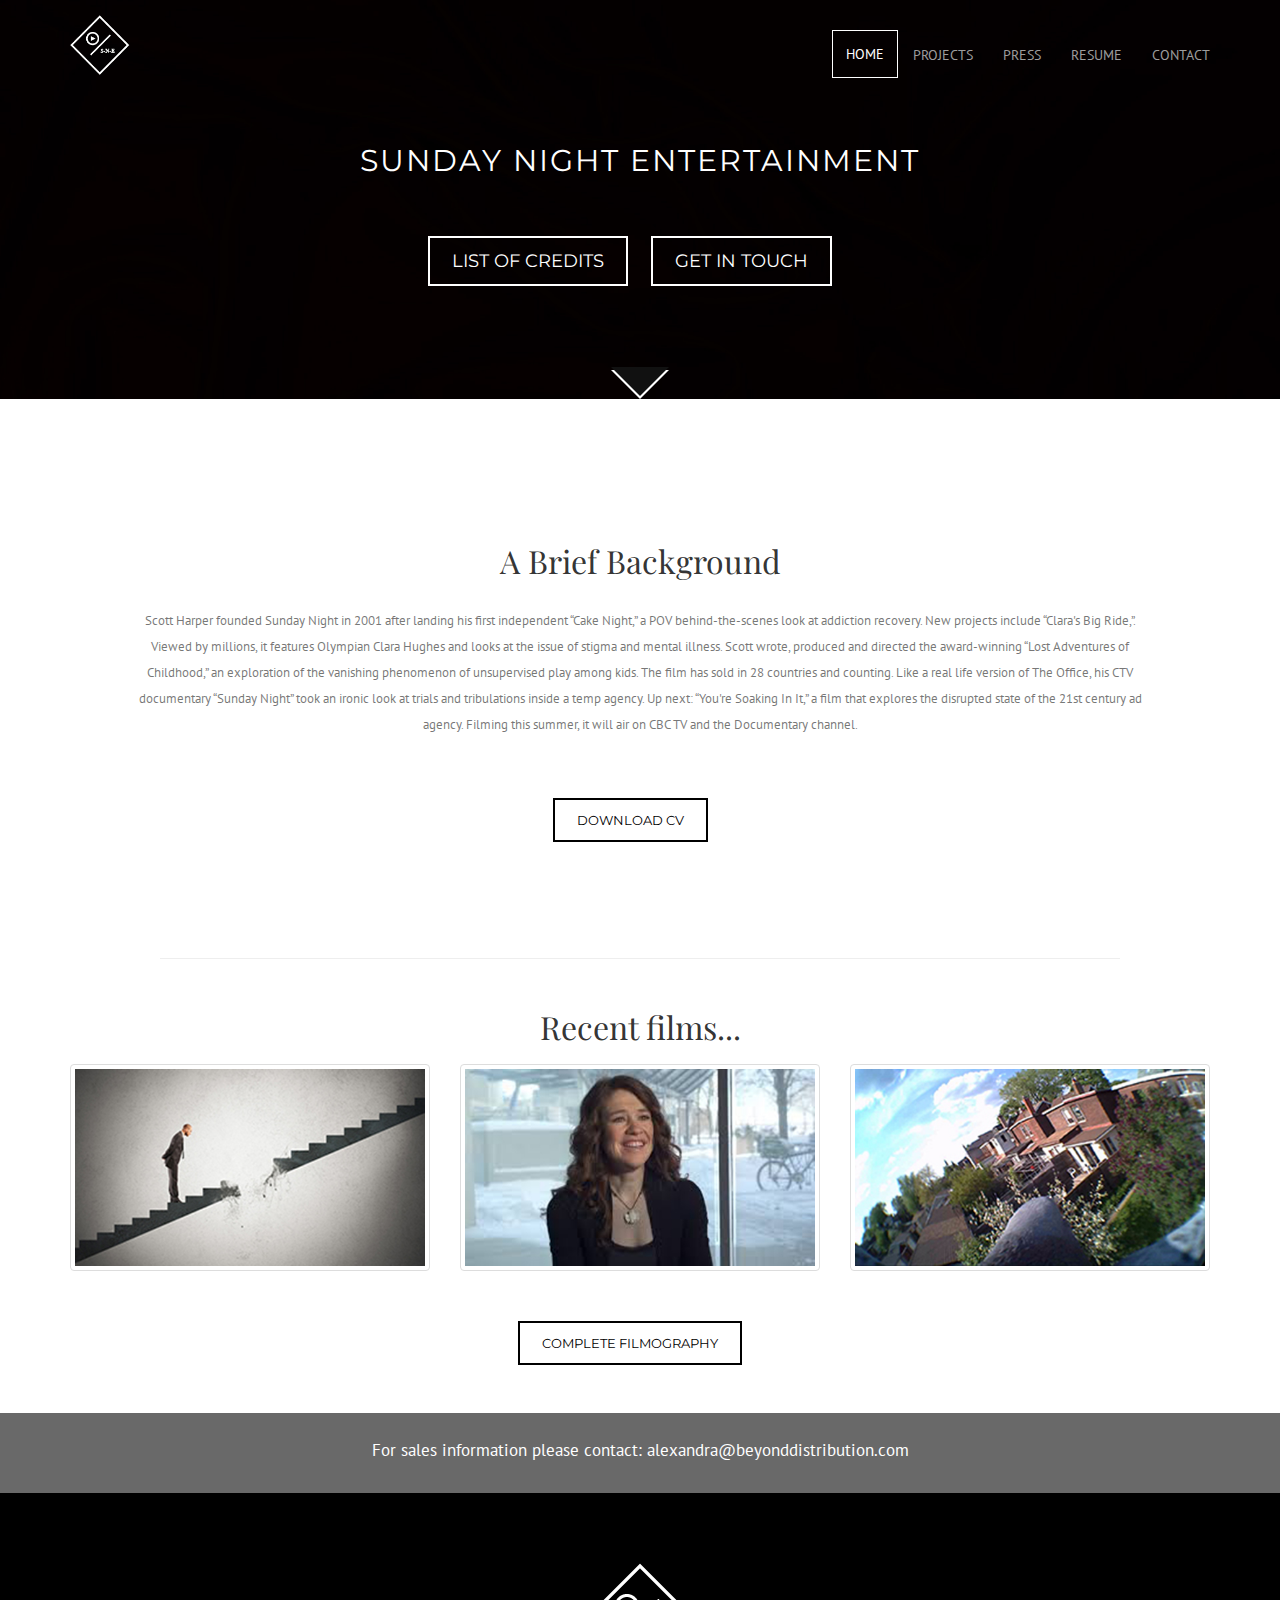
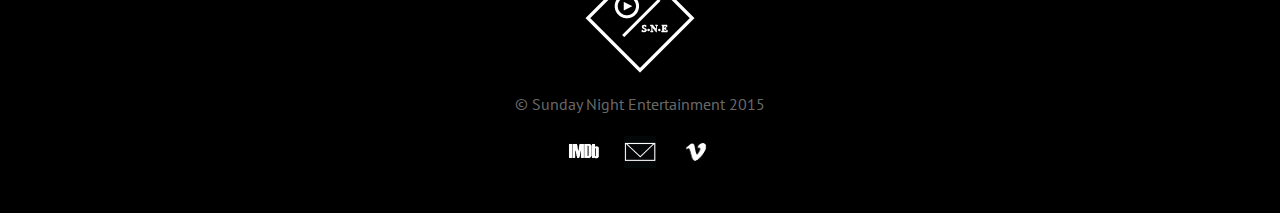
<file: index.html>
<!DOCTYPE html>

<head>
  <meta name="viewport" content="width=device-width, initial-scale=1.0">
  <title>Sunday Night Entertainment</title>
  <link href = "bootstrap/css/bootstrap.min.css" rel = "stylesheet">
  <link rel="stylesheet" href="http://maxcdn.bootstrapcdn.com/font-awesome/4.3.0/css/font-awesome.min.css">
  <link rel="icon" type="image/png" href="img/favicon.png">
  <link href='http://fonts.googleapis.com/css?family=Montserrat:400,700' rel='stylesheet' type='text/css'>
  <link href='http://fonts.googleapis.com/css?family=PT+Sans:400,400italic' rel='stylesheet' type='text/css'>
  <link href='http://fonts.googleapis.com/css?family=Playfair+Display:400,700,400italic' rel='stylesheet' type='text/css'>
  <link href = "styles.css" rel = "stylesheet">
  <link rel="stylesheet" href="pretty_photo/css/prettyPhoto.css">
</head>

<body>
  <main id="page" role="main">
    <div class = "navbar navbar-inverse navbar-inner nav-index navbar-static-top">
      <div class = "container">
        
        <a href = "http://sundaynight.ca/index.html" class = "navbar-brand">
          <image class="sne-logo img-responsive" src = "img/sne_logo_0710.png">
        </a>
    
        <button class = "navbar-toggle" data-toggle = "collapse" data-target = ".navHeaderCollapse">
          <span class = "icon-bar"></span>
          <span class = "icon-bar"></span>
          <span class = "icon-bar"></span>
        </button>

        <div class = "collapse navbar-collapse navHeaderCollapse">
          <ul class ="nav navbar-nav navbar-right">
            <li class ="active"><a href = "#">HOME</a></li>
            <li><a href="http://sundaynight.ca/projects.html">PROJECTS</a></li>
            <li><a href="http://sundaynight.ca/press.html">PRESS</a></li>
            <li><a href="http://sundaynight.ca/resume.html">RESUME</a></li>
            <li><a href="http://sundaynight.ca/contact.php">CONTACT</a></li>
          </ul> 
        </div><!-- NAVIGATION COLLAPSE -->

        
      </div> <!-- CONTAINER NAV -->
    
        <div class = "masthead_page_describe container">
          <p id = "company_name_masthead_bottom">Sunday Night Entertainment</p>
    
            <div class = "credits_contact container-fluid">
              <center>
                <div class="btn-group" role="group" aria-label="...">
                  <a type="button"class="button-link btn-white btn-primary btn-lg outline" href ="http://sundaynight.ca/resume.html">LIST OF CREDITS</a>
                </div> 
                <div class="btn-group" role="group" aria-label="...">
                  <a type="button" class="button-link btn-white btn-primary btn-lg outline" href ="http://sundaynight.ca/contact.php">GET IN TOUCH</a>
                </div>
              </center>
            </div>
        </div>

<!-- Scroll indicator starts -->  
      
        <section class="main">
          <a class="arrow-wrap" href="#content">
            <span class="arrow"></span>
          </a>
       
    </div>  

<!-- Scroll indicator ends -->  
    
<!-- EVERYTHING AFTER THE BANNER AND BEFORE THE FOOTER STARTS HERE -->

<div class="content" id="content">
  <div class = "container">
    <div class = "jumbotron">
      <h2>A Brief Background</h2> 
      <p class = "text-align-center">Scott Harper founded Sunday Night in 2001 after landing his first independent &ldquo;Cake Night,&rdquo; a POV behind-the-scenes look at addiction recovery. New projects include &ldquo;Clara&#39;s Big Ride,&rdquo;. Viewed by millions, it features Olympian Clara Hughes and looks at the issue of stigma and mental illness. Scott wrote, produced and directed the award-winning &ldquo;Lost Adventures of Childhood,&rdquo; an exploration of the vanishing phenomenon of unsupervised play among kids. The film has sold in 28 countries and counting. Like a real life version of The Office, his CTV documentary &ldquo;Sunday Night&rdquo; took an ironic look at trials and tribulations inside a temp agency. Up next: &ldquo;You're Soaking In It,&rdquo; a film that explores the disrupted state of the 21st century ad agency. Filming this summer, it will air on CBC TV and the Documentary channel.</p>

      <div class = "credits_contact container-fluid" style= "padding-top: 12px;">
        <center>
          <div class="btn-group" role="group" aria-label="...">
            <a type="button"class="button-link btn-black btn-primary btn-lg outline" href ="pdf/scott_harper_cv.pdf">DOWNLOAD CV</a>
          </div> 
        <center>
      </div>  
    </div> 
  </div>  

<div class = "section_break_rule">
  <hr width="75%">
</div>  

<div class ="featured_projects">
  <h2>Recent films...</h2> 
    
    <div class="container">
      <div class="row"> 

        <div class="thumbnails">
          <div class="col-sm-4">
            <a rel="prettyPhoto[gallery1]" href="https://vimeo.com/132504718" class="thumbnail">
              <div class="media">
                <img class="img-responsive media__image" src = "img/disruption.jpg" alt="Soaking in it"/>
                <div class="media__body contenthover">
                  <h3 id = "genre">Documentary</h3>
                    <p id = "show-name">YOU'RE SOAKING IN IT</p>
                  <div class="boxed">
                    <p id = "watch_trailer">WATCH TRAILER</p>
                  </div>
                </div>
              </div>
            </a>
          </div>
        </div>

        <div class="thumbnails">
          <div class="col-sm-4">
            <a rel="prettyPhoto[gallery1]" href="https://vimeo.com/132504509" class="thumbnail">
              <div class="media">
                <img class="img-responsive media__image" src = "img/clara.jpeg" alt="Clara Hughes"/>
                <div class="media__body contenthover">
                  <h3 id = "genre">Documentary</h3>
                    <p id = "show-name">CLARA'S BIG RIDE</p>
                  <div class="boxed">
                    <p id = "watch_trailer">WATCH A CLIP</p>
                  </div>
                </div>
              </div>
            </a>
          </div>
        </div> 

        <div class="thumbnails">
          <div class="col-sm-4">
            <a rel="prettyPhoto[gallery1]" href="https://vimeo.com/132504511" class="thumbnail">
              <div class="media">
                <img class="img-responsive media_image" src = "img/pigeoncam_1280.jpg"  alt="Pigeon Couple"/>
                <div class="media__body contenthover">
                  <h3 id = "genre">Documentary</h3>
                    <p id = "show-name">SECRET LIFE OF PIGEONS</p>
                  <div class="boxed">
                    <p id = "watch_trailer">WATCH A CLIP</p>
                  </div>
                </div>
              </div> 
            </a>
          </div> 
        </div>  

      </div><!--row-->
    </div><!--container -->

    <div class = "credits_contact container-fluid" style= "padding-top: 12px;">
        <center>
          <div class="btn-group" role="group" aria-label="...">
            <a type="button"class="button-link btn-black btn-primary btn-lg outline" href ="http://sundaynight.ca/projects.html">COMPLETE FILMOGRAPHY</a>
          </div> 
        <center>
    </div>
</div>
        </section>
  
<!--Start of the Footer -->

<footer class = "site-footer">
    <div class = "pre-footer">
      <h2 class = "pre-footer-text">For sales information please contact:
        <a class="contact-person" href="mailto:alexandra@beyonddistribution.com" target="_top" class = "beyond">alexandra@beyonddistribution.com</a>
      </h2> 
    </div>
    
    <div class="bottom-footer">

      <div class = "footer-logo">
        <center>
          <img src="img/sne_logo_0710.png" alt="Alternate Logo">
        </center>
      </div>  

      <p class = "copyright">&copy; Sunday Night Entertainment 2015</p>
        
        <div class="social-media">
           
          <a href="http://www.imdb.com/name/nm1838835/">
            <img src="img/imdb_logo.png" alt="IMDB Logo" class="social-icon">
          </a>

          <a href = "mailto:scott@sundaynight.ca" class = "email"> 
            <img src="img/envelope_icon.png" alt="email link" class="social-icon">
          </a>

          <a href="https://vimeo.com/user40751510">
            <img src="img/vimeo_logo.png" alt="vimeo logo" class="social-icon">  
          </a>
        </div>

    </div>      
</footer>

<!-- End of the footer -->

  </main>

<script src="bootstrap/js/jquery.min.js"></script>
<script src="bootstrap/js/bootstrap.min.js"></script> 
<script src="pretty_photo/js/jquery.prettyPhoto.js"></script>

<script>

$(document).ready(function(){
  $("[rel^='prettyPhoto']").prettyPhoto();
});

//opacity to the arrow
$(window).scroll( function(){
  var topWindow = $(window).scrollTop();
  var topWindow = topWindow * 1.5;
  var windowHeight = $(window).height();
  var position = topWindow / windowHeight;
  position = 1 - position;
  $('.arrow-wrap').css('opacity', position);
});

$(function() {
  $('a[href*=#]:not([href=#])').click(function() {
    if (location.pathname.replace(/^\//,'') == this.pathname.replace(/^\//,'') && location.hostname == this.hostname) {
      var target = $(this.hash);
      target = target.length ? target : $('[name=' + this.hash.slice(1) +']');
      if (target.length) {
        $('html,body').animate({
          scrollTop: target.offset().top
        }, 1000);
        return false;
      }
    }
  });
});

</script>
 
</body>
</html>
</file>
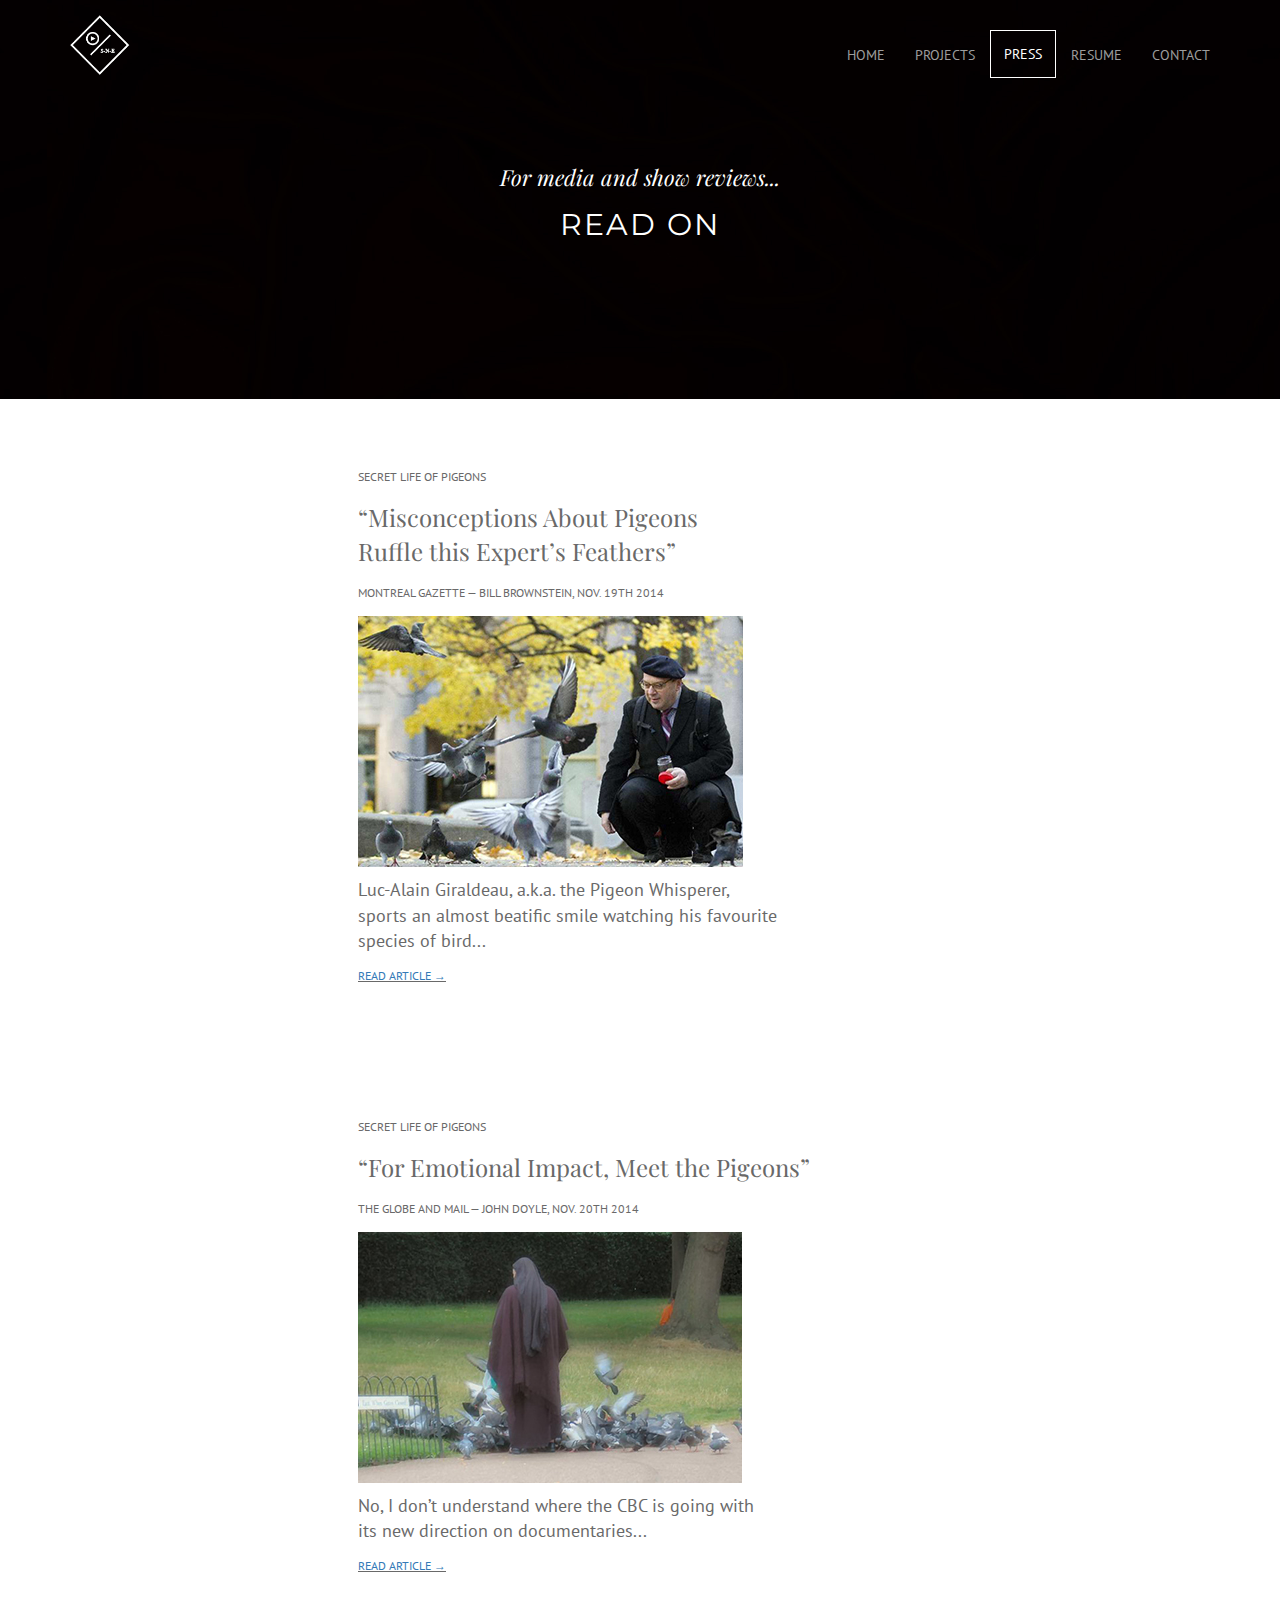
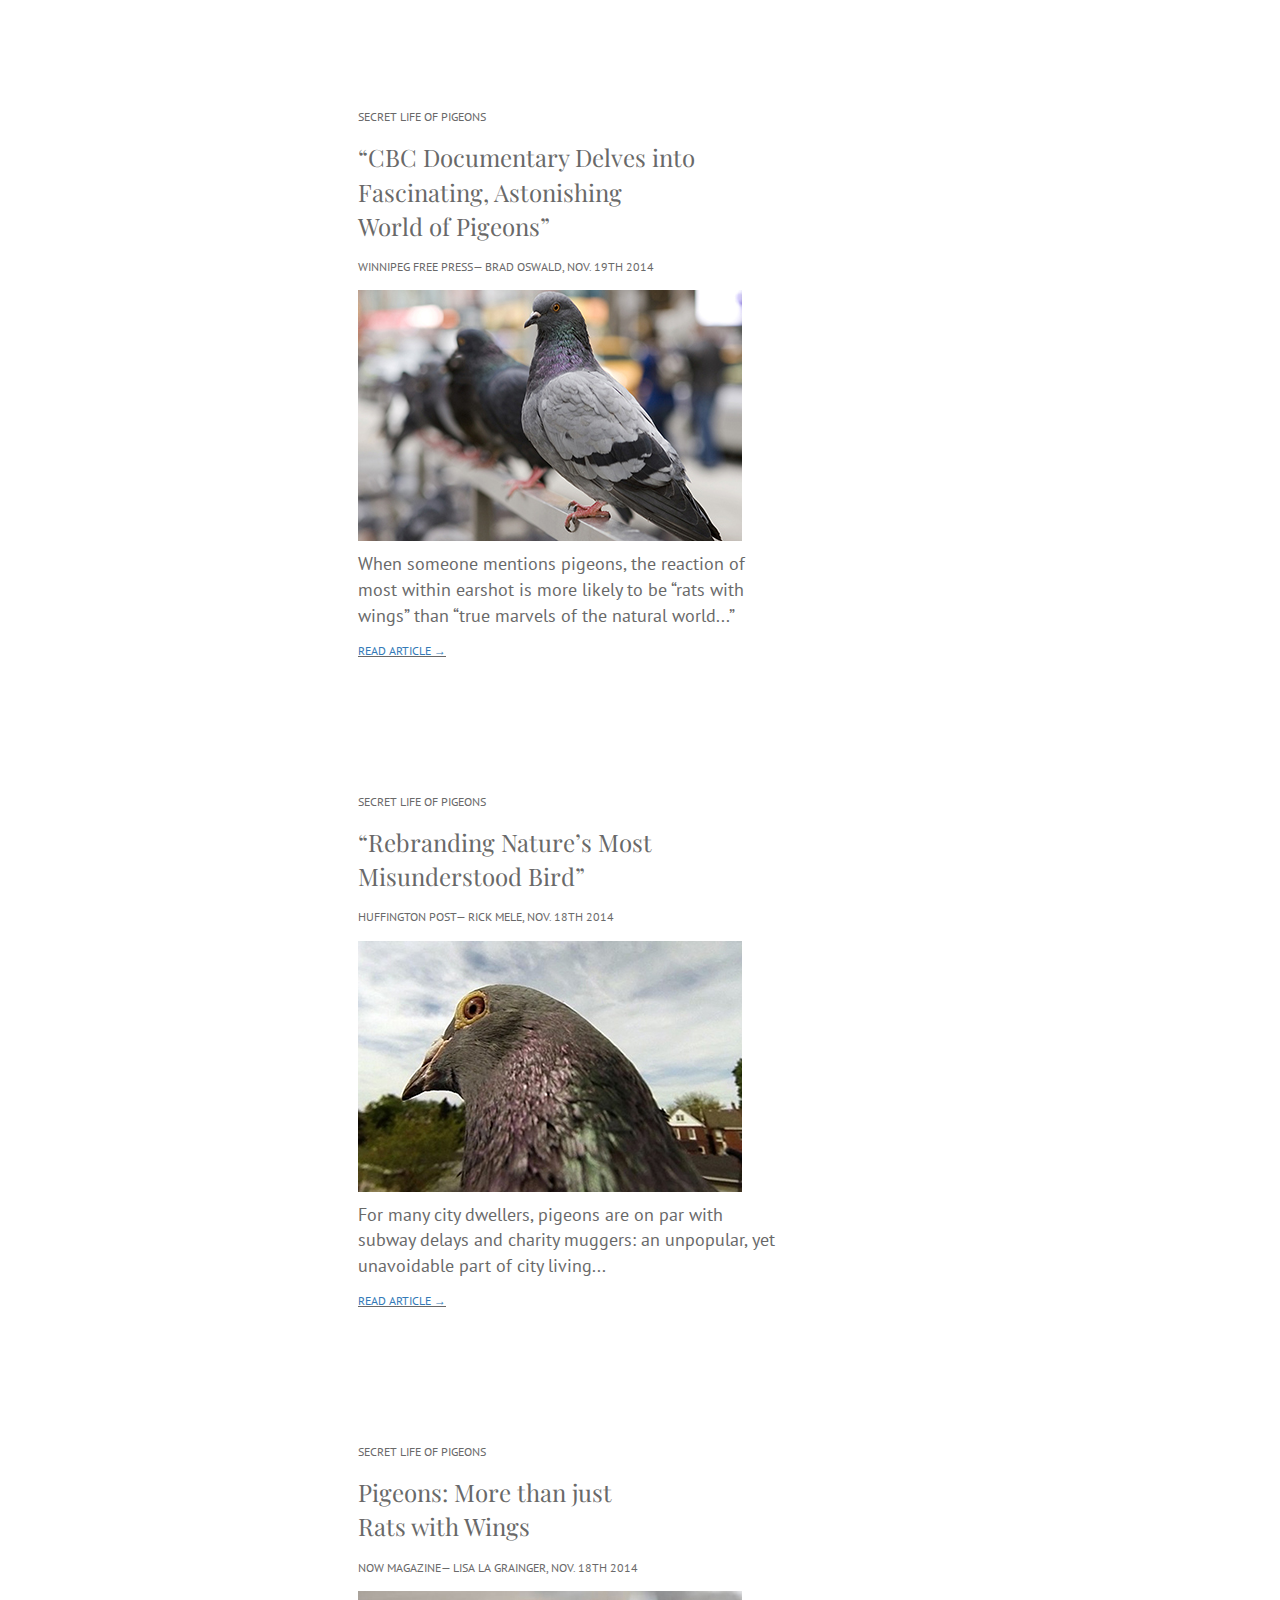
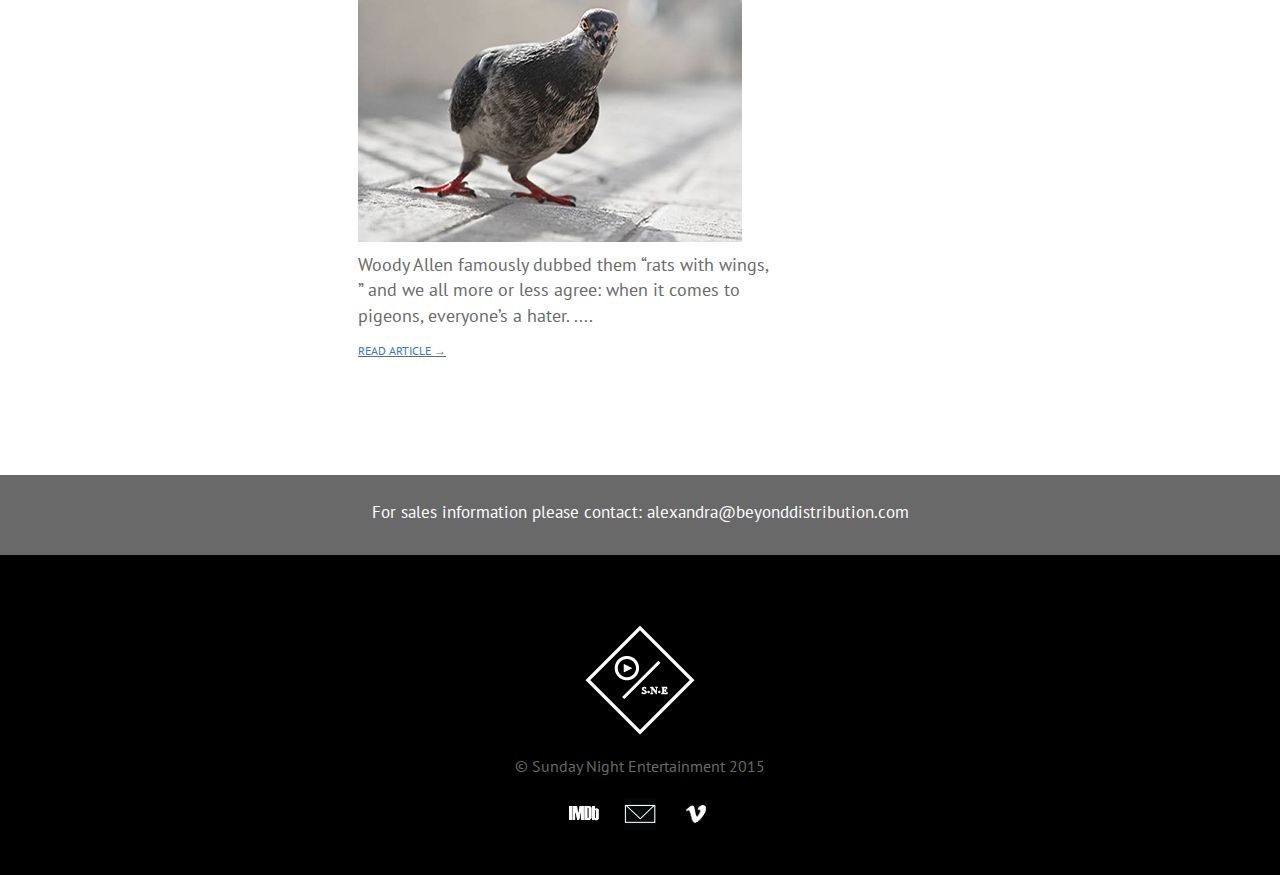
<file: press.html>
<!DOCTYPE html>

<head>
  <meta name="viewport" content="width=device-width, initial-scale=1.0">
  <title>Sunday Night Entertainment</title>
  <link href = "bootstrap/css/bootstrap.min.css" rel = "stylesheet">
  <link rel="stylesheet" href="http://maxcdn.bootstrapcdn.com/font-awesome/4.3.0/css/font-awesome.min.css">
  <link rel="icon" type="image/png" href="img/favicon.png">
  <link href='http://fonts.googleapis.com/css?family=Montserrat:400,700' rel='stylesheet' type='text/css'>
  <link href='http://fonts.googleapis.com/css?family=PT+Sans:400,400italic' rel='stylesheet' type='text/css'>
  <link href='http://fonts.googleapis.com/css?family=Playfair+Display:400,700,400italic' rel='stylesheet' type='text/css'>
  <link href = "styles.css" rel = "stylesheet">
</head>

<body>
  <main id="page" role="main">

    <div class = "navbar navbar-inverse navbar-inner nav-press navbar-fixed-top">
      <div class = "container">
        <a href = "http://sundaynight.ca/index.html" class = "navbar-brand">
          <img class="sne-logo" src = "img/sne_logo_0710.png" class="img-responsive">
        </a>
        
        <button class = "navbar-toggle" data-toggle = "collapse" data-target = ".navHeaderCollapse">
          <span class = "icon-bar"></span>
          <span class = "icon-bar"></span>
          <span class = "icon-bar"></span>
        </button>

        <div class = "collapse navbar-collapse navHeaderCollapse">
          <ul class ="nav navbar-nav navbar-right">
            <li ><a href="http://sundaynight.ca/index.html">HOME</a></li>
            <li><a href = "http://sundaynight.ca/projects.html">PROJECTS</a></li>
            <li class ="active"><a href="#">PRESS</a></li>
            <li><a href="http://sundaynight.ca/resume.html">RESUME</a></li>
            <li><a href="http://sundaynight.ca/contact.php">CONTACT</a></li>
          </ul> 
        </div><!-- NAVIGATION COLLAPSE -->
      </div> <!-- CONTAINER NAV -->
    
      <div>
        <h2 class="above-title">
          <p id = "company_name_masthead_top">For media and show reviews...</p>
        </h2>
      </div> 
        <p id = "company_name_masthead_bottom">read on</p>
             
    </div>

<!-- EVERYTHING AFTER THE BANNER AND BEFORE THE FOOTER STARTS HERE -->

<!-- FORMATTING PRESS ITEMS -->

<div class = "container">
  <div class="press" id="press">
    <div class = "jumbotron press-item">
      <p class="show_name">secret life of pigeons</p>
        <p class="press-headline">&ldquo;Misconceptions About Pigeons <br>
         Ruffle this Expert&#146;s Feathers&rdquo;
        </p>
          <p class="show_name">montreal gazette &mdash; bill brownstein, nov. 19th 2014</p>
          <img class="press_photo img-responsive" src = "img/gazette_slop.jpg">
            <p class="first-line">Luc-Alain Giraldeau, a.k.a. the Pigeon Whisperer,<br>
              sports an almost beatific smile watching his favourite<br>
              species of bird...
            </p>
              <h6 class="read-article">
                <a href="http://montrealgazette.com/entertainment/local-arts/misconceptions-ruffle-his-feathers">read article &#8594;</a>
              </h6>
    </div>
  </div>
  
  <div class="press" id="press">
    <div class = "jumbotron press-item">
      <p class="show_name">secret life of pigeons</p>
        <p class="press-headline">&ldquo;For Emotional Impact, Meet the Pigeons&rdquo;</p>
          <p class="show_name">the globe and mail &mdash; john doyle, nov. 20th 2014</p>
          <img class="press_photo img-responsive" src = "img/doyle_slop.jpg">
            <p class="first-line">No, I don&#146;t understand where the CBC is going with<br>
              its new direction on documentaries...
            </p>
              <h6 class="read-article">
                <a href="http://www.theglobeandmail.com/arts/television/john-doyle-for-emotional-impact-meet-the-pigeons/article21654136/">read article &#8594;</a>
              </h6>
    </div>
  </div>

  <div class="press" id="press">
    <div class = "jumbotron press-item">
      <p class="show_name">secret life of pigeons</p>
        <p class="press-headline">&ldquo;CBC Documentary Delves into<br>
         Fascinating, Astonishing<br>
         World of Pigeons&rdquo;
        </p>
          <p class="show_name">winnipeg free press&mdash; brad oswald, nov. 19th 2014</p>
          <img class="press_photo img-responsive"  src = "img/freepress_slop.jpg">
            <p class="first-line">When someone mentions pigeons, the reaction of<br>
              most within earshot is more likely to be &ldquo;rats with<br>
              wings&rdquo; than &ldquo;true marvels of the natural world...&rdquo;
            </p>
              <h6 class="read-article">
                <a href="http://www.winnipegfreepress.com/arts-and-life/entertainment/TV/winged-wizards-283320071.html">read article &#8594;</a>
              </h6>
    </div>
  </div>


  <div class="press" id="press">
    <div class = "jumbotron press-item">
      <p class="show_name">secret life of pigeons</p>
        <p class="press-headline">&ldquo;Rebranding Nature&#146;s Most<br>
          Misunderstood Bird&rdquo;
        </p>
          <p class="show_name">huffington post&mdash; rick mele, nov. 18th 2014</p>
          <img class="press_photo img-responsive" src = "img/huffpo_slop.jpg">
            <p class="first-line">For many city dwellers, pigeons are on par with<br> 
              subway delays and charity muggers: an unpopular, yet<br>
              unavoidable part of city living...
            </p>
              <h6 class="read-article">
                <a href="http://www.huffingtonpost.ca/2014/11/18/secret-life-of-pigeons-nature-of-things_n_6180848.html">read article &#8594;</a>
              </h6>
    </div>
  </div>


  <div class="press" id="press">
    <div class = "jumbotron press-item">
      <p class="show_name">secret life of pigeons</p>
        <p class="press-headline">Pigeons: More than just<br>
          Rats with Wings
        </p>
          <p class="show_name">now magazine&mdash; lisa la grainger, nov. 18th 2014</p>
          <img class="press_photo img-responsive"  src = "img/now_slop.jpg">
            <p class="first-line">Woody Allen famously dubbed them &ldquo;rats with wings,<br>
              &rdquo; and we all more or less agree: when it comes to<br>
              pigeons, everyone&#146;s a hater. ....
            </p>
              <h6 class="read-article">
                <a href="https://nowtoronto.com/movies/television/pigeons-not-just-rats-with-wings/">read article &#8594;</a>
              </h6>
    </div>
  </div>
</div><!--container --> 

<!-- Start of the Footer -->

<footer class = "site-footer">
    <div class = "pre-footer">
      <h2 class = "pre-footer-text">For sales information please contact:
        <a class="contact-person" href="mailto:alexandra@beyonddistribution.com" target="_top" class = "beyond">alexandra@beyonddistribution.com</a>
      </h2> 
    </div>
    
    <div class="bottom-footer">

      <div class = "footer-logo">
        <center>
          <img src="img/sne_logo_0710.png" alt="Alternate Logo">
        </center>
      </div>    

      <p class = "copyright">&copy; Sunday Night Entertainment 2015</p>
        
        <div class="social-media">
           
          <a href="http://www.imdb.com/name/nm1838835/">
            <img src="img/imdb_logo.png" alt="IMDB Logo" class="social-icon">
          </a>

          <a href = "mailto:scott@sundaynight.ca" class = "email"> 
            <img src="img/envelope_icon.png" alt="email link" class="social-icon">
          </a>

          <a href="https://vimeo.com/user40751510">
            <img src="img/vimeo_logo.png" alt="vimeo logo" class="social-icon">  
          </a>

        </div>

    </div>      
</footer>

<!-- End of the footer -->

  </main>

<script src="bootstrap/js/jquery.min.js"></script>
<script src="bootstrap/js/bootstrap.min.js"></script>  
 
</body>
</html>
</file>
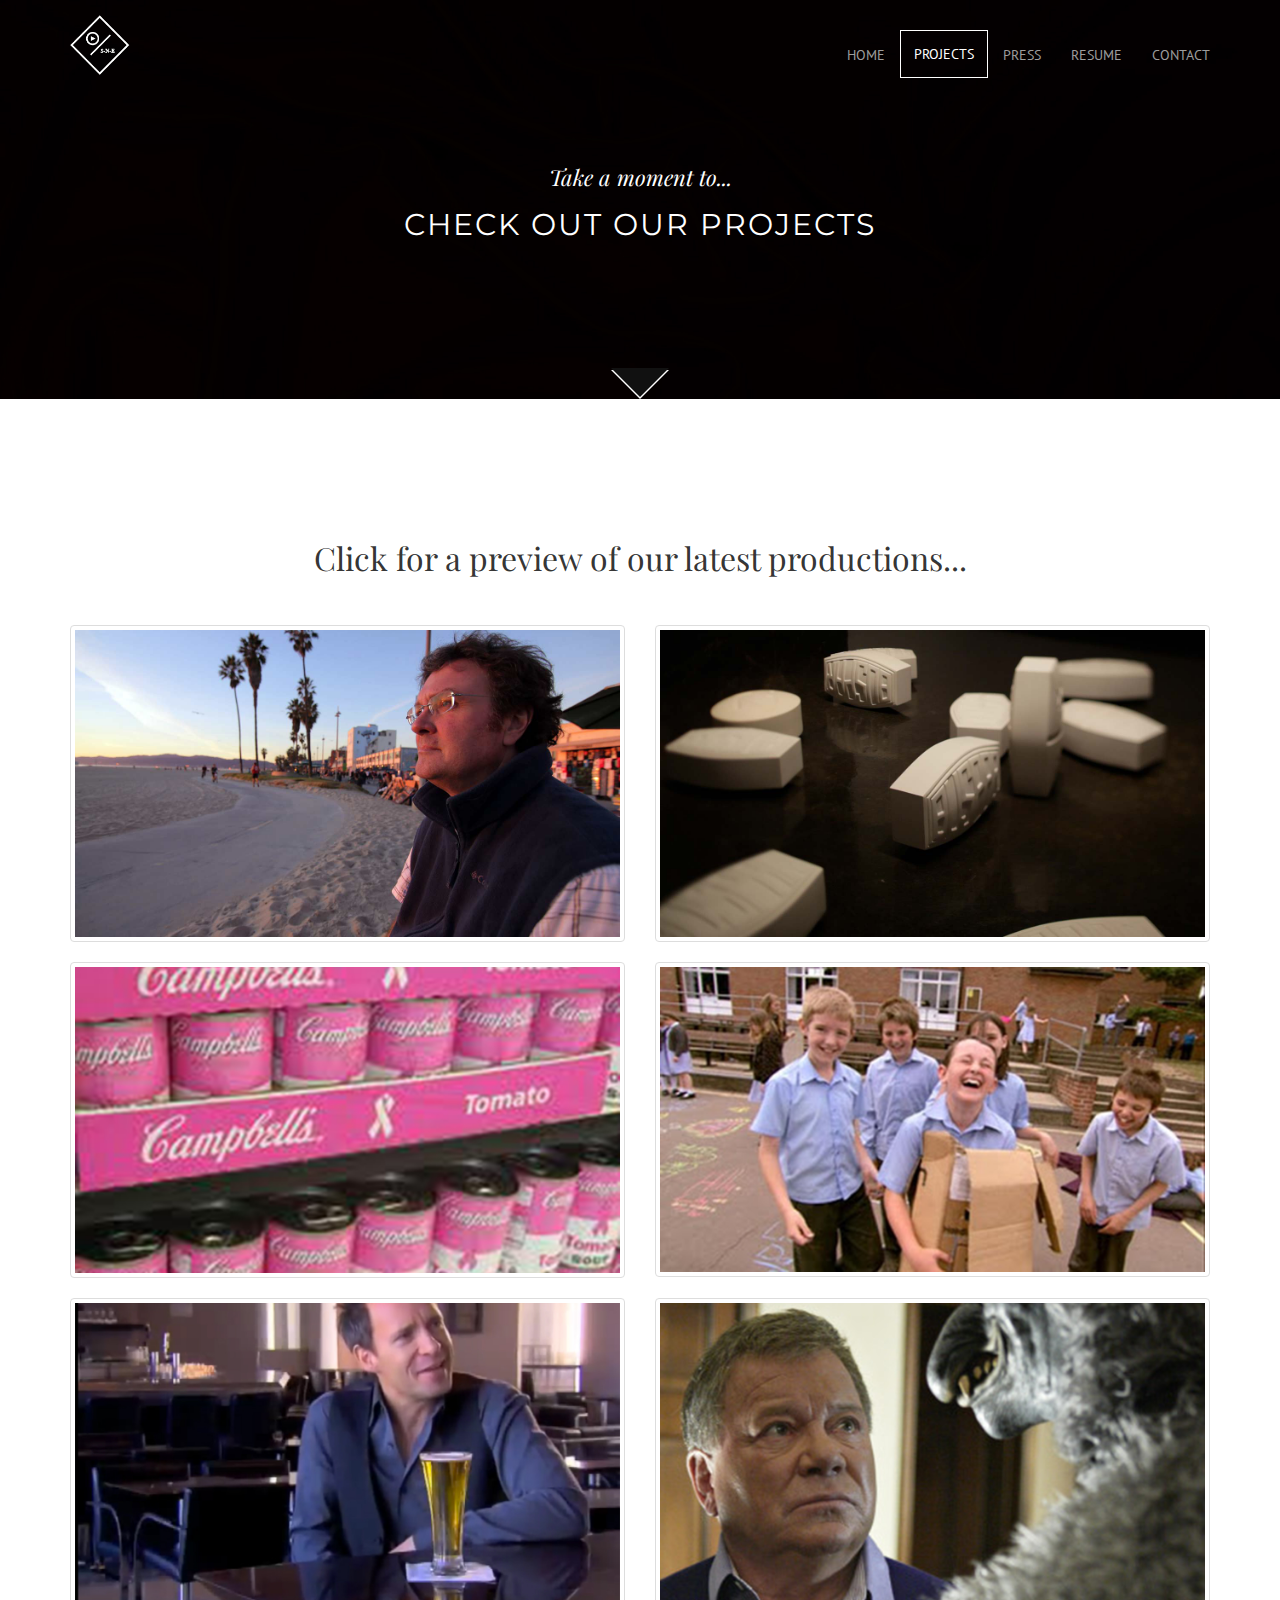
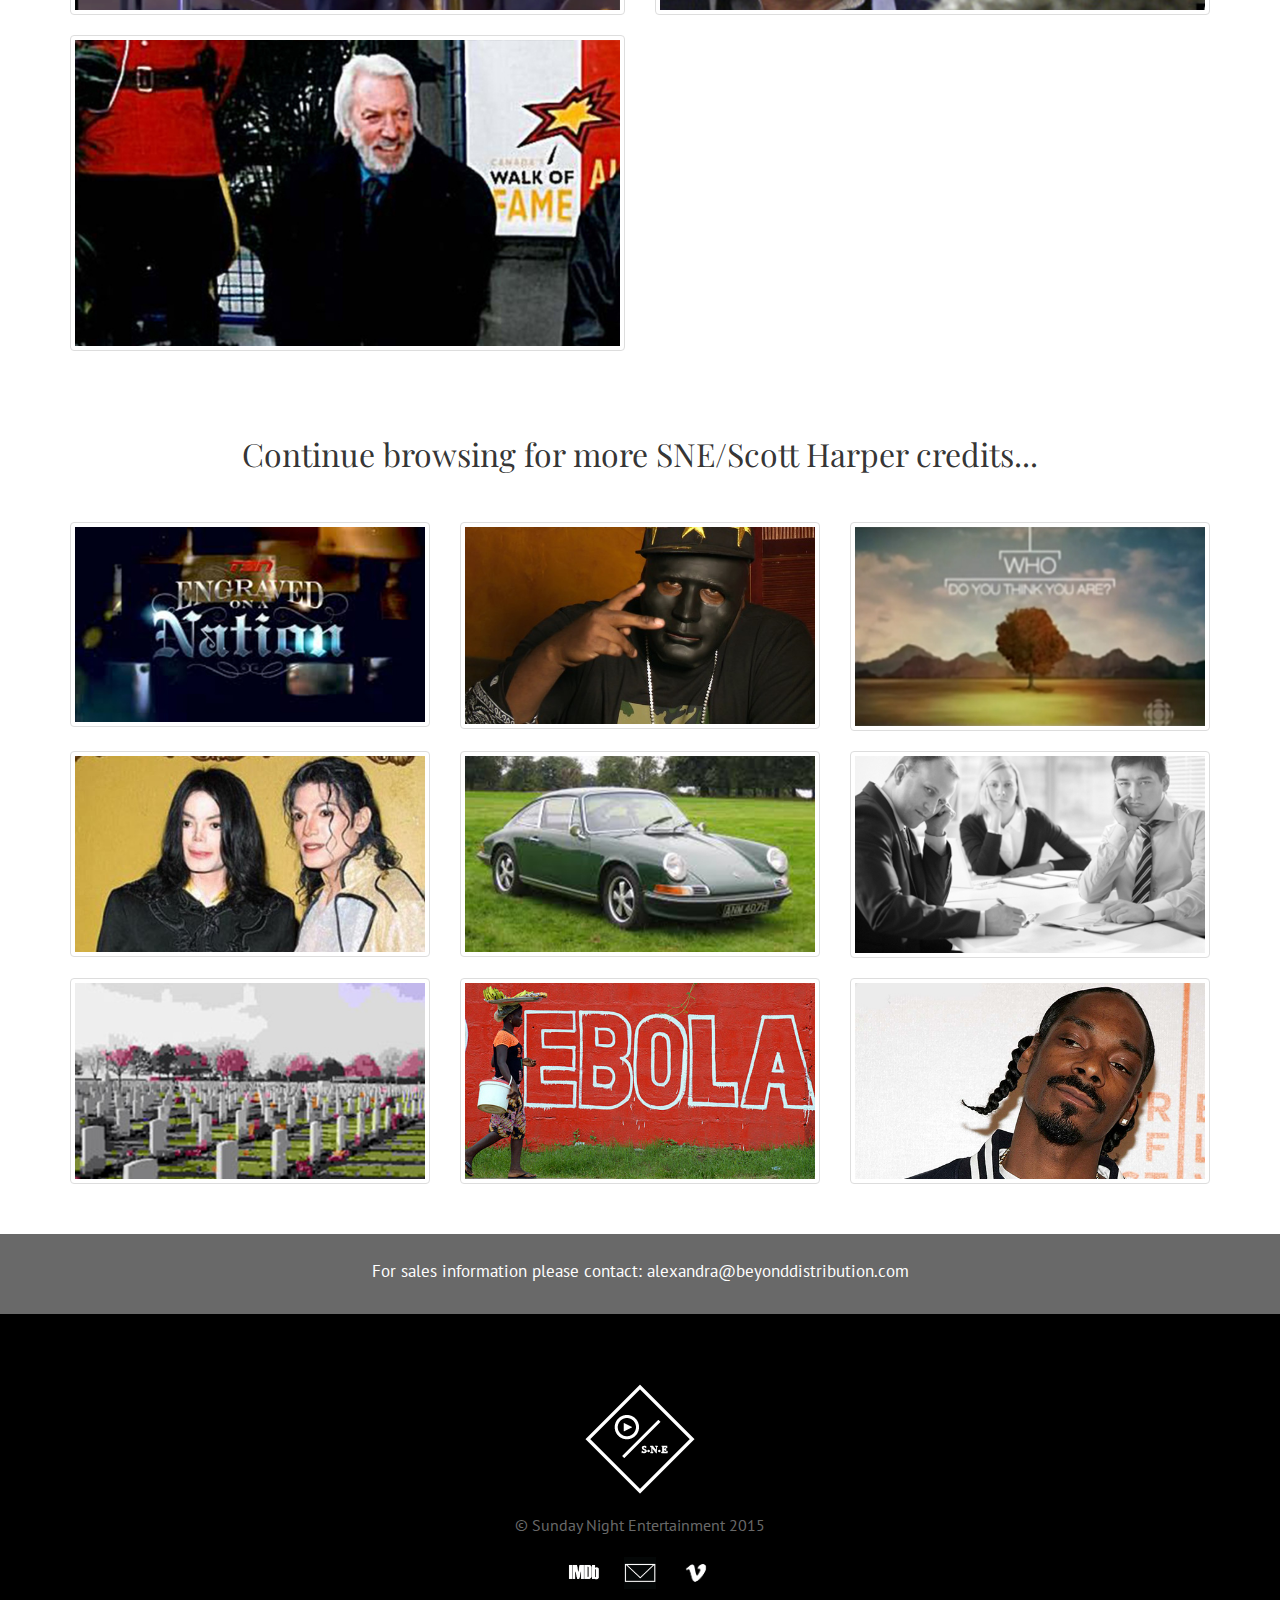
<file: projects.html>
<!DOCTYPE html>

<head>
  <meta name="viewport" content="width=device-width, initial-scale=1.0">
  <title>Sunday Night Entertainment</title>
  <link href = "bootstrap/css/bootstrap.min.css" rel = "stylesheet">
  <link rel="stylesheet" href="http://maxcdn.bootstrapcdn.com/font-awesome/4.3.0/css/font-awesome.min.css">
  <link rel="icon" type="image/png" href="img/favicon.png">
  <link href='http://fonts.googleapis.com/css?family=Montserrat:400,700' rel='stylesheet' type='text/css'>
  <link href='http://fonts.googleapis.com/css?family=PT+Sans:400,400italic' rel='stylesheet' type='text/css'>
  <link href='http://fonts.googleapis.com/css?family=Playfair+Display:400,700,400italic' rel='stylesheet' type='text/css'>
  <link href = "styles.css" rel = "stylesheet">
  <link rel="stylesheet" href="pretty_photo/css/prettyPhoto.css">
</head>

<body>
  <main id="page" role="main">

    <div class = "navbar navbar-inverse navbar-inner nav-project navbar-fixed-top">
      <div class = "container">
        <a href = "http://sundaynight.ca/index.html" class = "navbar-brand">
          <img class="sne-logo img-responsive" src = "img/sne_logo_0710.png">
        </a>
        
        <button class = "navbar-toggle" data-toggle = "collapse" data-target = ".navHeaderCollapse">
          <span class = "icon-bar"></span>
          <span class = "icon-bar"></span>
          <span class = "icon-bar"></span>
        </button>

        <div class = "collapse navbar-collapse navHeaderCollapse">
          <ul class ="nav navbar-nav navbar-right">
            <li ><a href="http://sundaynight.ca/index.html">HOME</a></li>
            <li class ="active"><a href = "#">PROJECTS</a></li>
            <li><a href="http://sundaynight.ca/press.html">PRESS</a></li>
            <li><a href="http://sundaynight.ca/resume.html">RESUME</a></li>
            <li><a href="http://sundaynight.ca/contact.php">CONTACT</a></li>
          </ul> 
        </div><!-- NAVIGATION COLLAPSE -->
      </div> <!-- CONTAINER NAV -->
    

      <div>
        <h2 class="above-title">
          <p id = "company_name_masthead_top">Take a moment to...</p>
        </h2>
      </div> 
        <p id = "company_name_masthead_bottom">check out our projects</p>
        
<!-- Scroll indicator starts -->  
      
      <section class="main">
        <a class="arrow-wrap projects-arrow" href="#content">
          <span class="arrow"></span>
        </a>
    </div>

<!-- Scroll indicator ends --> 

<!-- EVERYTHING AFTER THE BANNER AND BEFORE THE FOOTER STARTS HERE -->

<div class="content" id="content">

  <container class="h1-bio">
    <div class= "block-content">
      <h2 class="text-align-center">Click for a preview of our latest productions...</h2>
    </div>
       
  </container>

<!-- features video links to the following projects: Flying Solo, Age of Anxiety, Philanthropy Inc, Lost Adventures of Childhood, What’s In a Name?, Weird or What?, Canadian Canvas, Sunday Night -->

<div class="container">

  <div class="row"> 
    
    <div class="thumbnails">
      <div class="col-sm-6">
        <a rel="prettyPhoto[gallery2]" href="https://vimeo.com/132944831" class="thumbnail">
          <div class="media">
            <img class="img-responsive" src = "img/flying_solo.jpg" alt="Flying Solo">
            <div class="media__body contenthover">
              <h3 id = "genre-projects">Documentary</h3>
                <p id = "show-name-projects">FLYING SOLO</p>
              <div class="boxed">
                <p id = "watch_trailer">WATCH A CLIP</p>
              </div>
            </div>
          </div>
        </a>
      </div>
    </div>

    <div class="thumbnails">
      <div class="col-sm-6">
        <a rel="prettyPhoto[gallery2]" href="https://vimeo.com/132504507" class="thumbnail">
          <div class="media">
            <img class="img-responsive" src = "img/age_anxiety.jpg" class="img-responsive" alt="Age of Anxiety">
            <div class="media__body contenthover">
                <h3 id = "genre-projects">Documentary</h3>
                  <p id = "show-name-projects">AGE OF ANXIETY</p>
                <div class="boxed">
                  <p id = "watch_trailer">WATCH A CLIP</p>
                </div>
              </div>
          </div>
        </a>
      </div>
    </div> 

  </div><!--row-->

  <div class="row"> 

    <div class="thumbnails">
      <div class="col-sm-6">
        <a rel="prettyPhoto[gallery2]" href="https://vimeo.com/132504717" class="thumbnail">
          <div class="media">
          <img class="img-responsive" src = "img/philanthropy_inc.jpeg" class="img-responsive" alt="Philanthropy Inc.">
            <div class="media__body contenthover">
              <h3 id = "genre-projects">Documentary</h3>
                <p id = "show-name-projects">PHILANTHROPY INC.</p>
              <div class="boxed">
                <p id = "watch_trailer">WATCH A CLIP</p>
              </div>
            </div>
          </div>
        </a>
      </div>
    </div> 

    <div class="thumbnails">
      <div class="col-sm-6">
        <a rel="prettyPhoto[gallery2]" href="https://vimeo.com/132504510" class="thumbnail">
          <div class="media">
            <img class="center-block img-responsive" src="img/lost_adventures.jpg" alt="Lost Adventures Of Childhood">
            <div class="media__body contenthover">
              <h3 id = "genre-projects">Documentary</h3>
                <p id = "show-name-projects">LOST ADVENTURES OF CHILDHOOD</p>
              <div class="boxed">
                <p id = "watch_trailer">WATCH A CLIP</p>
              </div>
            </div>
          </div>
        </a>
      </div>
    </div>  
    
    </div><!--row-->

    <div class="row"> 

    <div class="thumbnails">
      <div class="col-sm-6">
        <a rel="prettyPhoto[gallery2]" href="https://vimeo.com/132504719" class="thumbnail">
          <div class="media">
            <img class="img-responsive" src="img/whats_name.jpg" alt="What&#39;s In A Name?">
            <div class="media__body contenthover">
              <h3 id = "genre-projects">Series</h3>
                <p id = "show-name-projects">WHAT'S IN A NAME?</p>
              <div class="boxed">
                <p id = "watch_trailer">WATCH A CLIP</p>
              </div>
            </div>
          </div>
        </a>
      </div>
    </div>

    <div class="thumbnails">
      <div class="col-sm-6">
        <a rel="prettyPhoto[gallery2]" href="https://vimeo.com/132504512" class="thumbnail">
          <div class="media">
            <img class="img-responsive"  src="img/weird_or_what.jpg" alt="Weird Or What?">
            <div class="media__body contenthover">
              <h3 id = "genre-projects">Documentary</h3>
                <p id = "show-name-projects">WEIRD OR WHAT?</p>
              <div class="boxed">
                <p id = "watch_trailer">WATCH A CLIP</p>
              </div>
            </div>
          </div>
        </a>
      </div>
    </div> 

  </div><!--row-->

  <div class="row">

    <div class="thumbnails">
      <div class="col-sm-6">
        <a rel="prettyPhoto[gallery2]" href="https://vimeo.com/132504720" class="thumbnail">
          <div class="media">
            <img class="img-responsive" src="img/canadian_canvas.jpg" alt="Canadian Canvas">
            <div class="media__body contenthover">
              <h3 id = "genre-projects">Documentary</h3>
                <p id = "show-name-projects">CANADIAN CANVAS</p>
              <div class="boxed">
                <p id = "watch_trailer">WATCH A CLIP</p>
              </div>
            </div>
          </div>
        </a>
      </div>
    </div>  

  </div><!--row-->

  
</div><!--container -->

<div class ="featured_projects">
  <h2 class="text-align-center">Continue browsing for more SNE/Scott Harper credits...</h2>
    <div class="container">
      <div class="row"> 
      
      <div class="col-sm-4 photo-descrip">
        <div class="thumbnail">
          <div class="media">
          <img class="img-responsive" src="img/engraved.jpeg" alt="Series: Engraved On A Nation">
            <div class="media__body border contenthover">
              <h5 class = "sne-credit">Engraved on a Nation (2012)</h5>
              <p class ="copyright">A SNE/Smokin&#39; Girl Productions co-pro for TSN on the CFL centennial.</p>
            </div>
          </div>
        </div>
      </div>
    
      <div class="col-sm-4 photo-descrip">
        <div class="thumbnail">
          <div class="media">
          <img class="img-responsive"  src="img/underworld.jpg" alt="Series: Underworld Cities">
            <div class="media__body border contenthover">
              <h5 class = "sne-credit">Underworld Cities II (2009)</h5>
              <p class = "copyright">Writer/Director for National Geographic series on London&#39;s crime gangs of yesteryear. Produced by Wall to Wall/Barna Alper.</p>
            </div>
          </div>
        </div>
      </div>
    
      <div class="col-sm-4 photo-descrip">
        <div class="thumbnail">
          <div class="media">
          <img class="center-block img-responsive" src="img/who_think.jpg" alt="Series: Who Do You Think You Are?">
            <div class="media__body border contenthover">
              <h5 class = "sne-credit">Who Do You Think You Are? (2008)</h5>
              <p class = "copyright">Writer/director for series tracing the ancestry of high profile Canadians. Barna Alper produced for CBC TV.</p>
            </div>
          </div>
        </div>
      </div>
      
    </div><!--row-->
  </div><!--container -->    
</div>

<!-- second row of additional credits -->

<div class ="featured_projects">
    <div class="container">
      <div class="row"> 
      
      <div class="col-sm-4 photo-descrip">
        <div class="thumbnail">
          <div class="media">
          <img class="img-responsive" src="img/michael_navi.jpg" alt="Series: Double Identity">
            <div class="media__body border contenthover">
              <h5 class = "sne-credit">Double Identity: The Counterfeit Lives of Celebrity Lookalikes (2006)</h5>
              <p class ="copyright">Writer/director for documentary on obsessive tribute artists Handel Productions for CTV.</p>
            </div>
          </div>
        </div>
      </div>
    
      <div class="col-sm-4 photo-descrip">
        <div class="thumbnail">
          <div class="media">
          <img class="img-responsive"  src="img/porsche_911.jpeg" alt="Series: Greatest Ever">
            <div class="media__body border contenthover">
              <h5 class = "sne-credit">Greatest Ever (2005)</h5>
              <p class = "copyright">Writer/Director of Cineflix factual series produced for Channel 5 (UK) and Discovery International.</p>
            </div>
          </div>
        </div>
      </div>
    
      <div class="col-sm-4 photo-descrip">
        <div class="thumbnail">
          <div class="media">
          <img class="center-block img-responsive" src="img/sunday_night.jpg" alt="Documentary: Sunday Night">
            <div class="media__body border contenthover">
              <h5 class = "sne-credit">Sunday Night (2004)</h5>
              <p class = "copyright">Producer/director of one-hour fly-on-the-wall chronicle of 21st century office life.</p>
            </div>
          </div>
        </div>
      </div>
      
    </div><!--row-->
  </div><!--container -->    
</div>


<!-- third row of additional credits -->

<div class ="featured_projects">
    <div class="container">
      <div class="row"> 
      
      <div class="col-sm-4 photo-descrip">
        <div class="thumbnail">
          <div class="media">
          <img class="img-responsive" src="img/friendly_fire.jpg" alt="Documentary: Friendly Fire">
            <div class="media__body border contenthover">
              <h5 class = "sne-credit">Friendly Fire (2004)</h5>
              <p class ="copyright">Writer/director of documentary chronicling battle losses inflicted by allies. Produced by YAP Films for CBC TV.</p>
            </div>
          </div>
        </div>
      </div>
    
      <div class="col-sm-4 photo-descrip">
        <div class="thumbnail">
          <div class="media">
          <img class="img-responsive"  src="img/outbreak.jpg" alt="Series: Outbreak">
            <div class="media__body border contenthover">
              <h5 class = "sne-credit">Outbreak (2002)</h5>
              <p class = "copyright">Writer/Director for factual series on deadly epidemics. Wall to Wall produced for Channel 5 (UK) and Discovery International.</p>
            </div>
          </div>
        </div>
      </div>
    
      <div class="col-sm-4 photo-descrip">
        <div class="thumbnail">
          <div class="media">
          <img class="center-block img-responsive" src="img/snoop-dogg.jpg" alt="Series: Casino Diaries">
            <div class="media__body border contenthover">
              <h5 class="sne-credit">Casino Diaries (2002)</h5>
              <p class = "copyright">Writer/director of series that follows Las Vegas high rollers. Gabriel Films produced for Discovery US.</p>
            </div>
          </div>
        </div>
      </div>
      
    </div><!--row-->
  </div><!--container -->    
</div>

<!--Start of the Footer -->

<footer class = "site-footer">
    <div class = "pre-footer">
      <h2 class = "pre-footer-text">For sales information please contact:
        <a class="contact-person" href="mailto:alexandra@beyonddistribution.com" target="_top" class = "beyond">alexandra@beyonddistribution.com</a>
      </h2> 
    </div>
    
    <div class="bottom-footer">

      <div class = "footer-logo">
        <center>
          <img src="img/sne_logo_0710.png" alt="Alternate Logo">
        </center>
      </div>  

      <p class = "copyright">&copy; Sunday Night Entertainment 2015</p>
        
        <div class="social-media">
           
          <a href="http://www.imdb.com/name/nm1838835/">
            <img src="img/imdb_logo.png" alt="IMDB Logo" class="social-icon">
          </a>

          <a href = "mailto:scott@sundaynight.ca" class = "email"> 
            <img src="img/envelope_icon.png" alt="email link" class="social-icon">
          </a>

          <a href="https://vimeo.com/user40751510">
            <img src="img/vimeo_logo.png" alt="vimeo logo" class="social-icon">  
          </a>
        </div>
    </div>      
</footer>

<!-- End of the footer -->

  </main>

<script src="bootstrap/js/jquery.min.js"></script>
<script src="bootstrap/js/bootstrap.min.js"></script> 
<script src="pretty_photo/js/jquery.prettyPhoto.js"></script>

<script>

$(document).ready(function(){
  $("[rel^='prettyPhoto']").prettyPhoto();
});

//opacity to the arrow
$(window).scroll( function(){
  var topWindow = $(window).scrollTop();
  var topWindow = topWindow * 1.5;
  var windowHeight = $(window).height();
  var position = topWindow / windowHeight;
  position = 1 - position;
  $('.arrow-wrap').css('opacity', position);
});

$(function() {
  $('a[href*=#]:not([href=#])').click(function() {
    if (location.pathname.replace(/^\//,'') == this.pathname.replace(/^\//,'') && location.hostname == this.hostname) {
      var target = $(this.hash);
      target = target.length ? target : $('[name=' + this.hash.slice(1) +']');
      if (target.length) {
        $('html,body').animate({
          scrollTop: target.offset().top
        }, 1000);
        return false;
      }
    }
  });
});

</script>

</body>
</html>
</file>
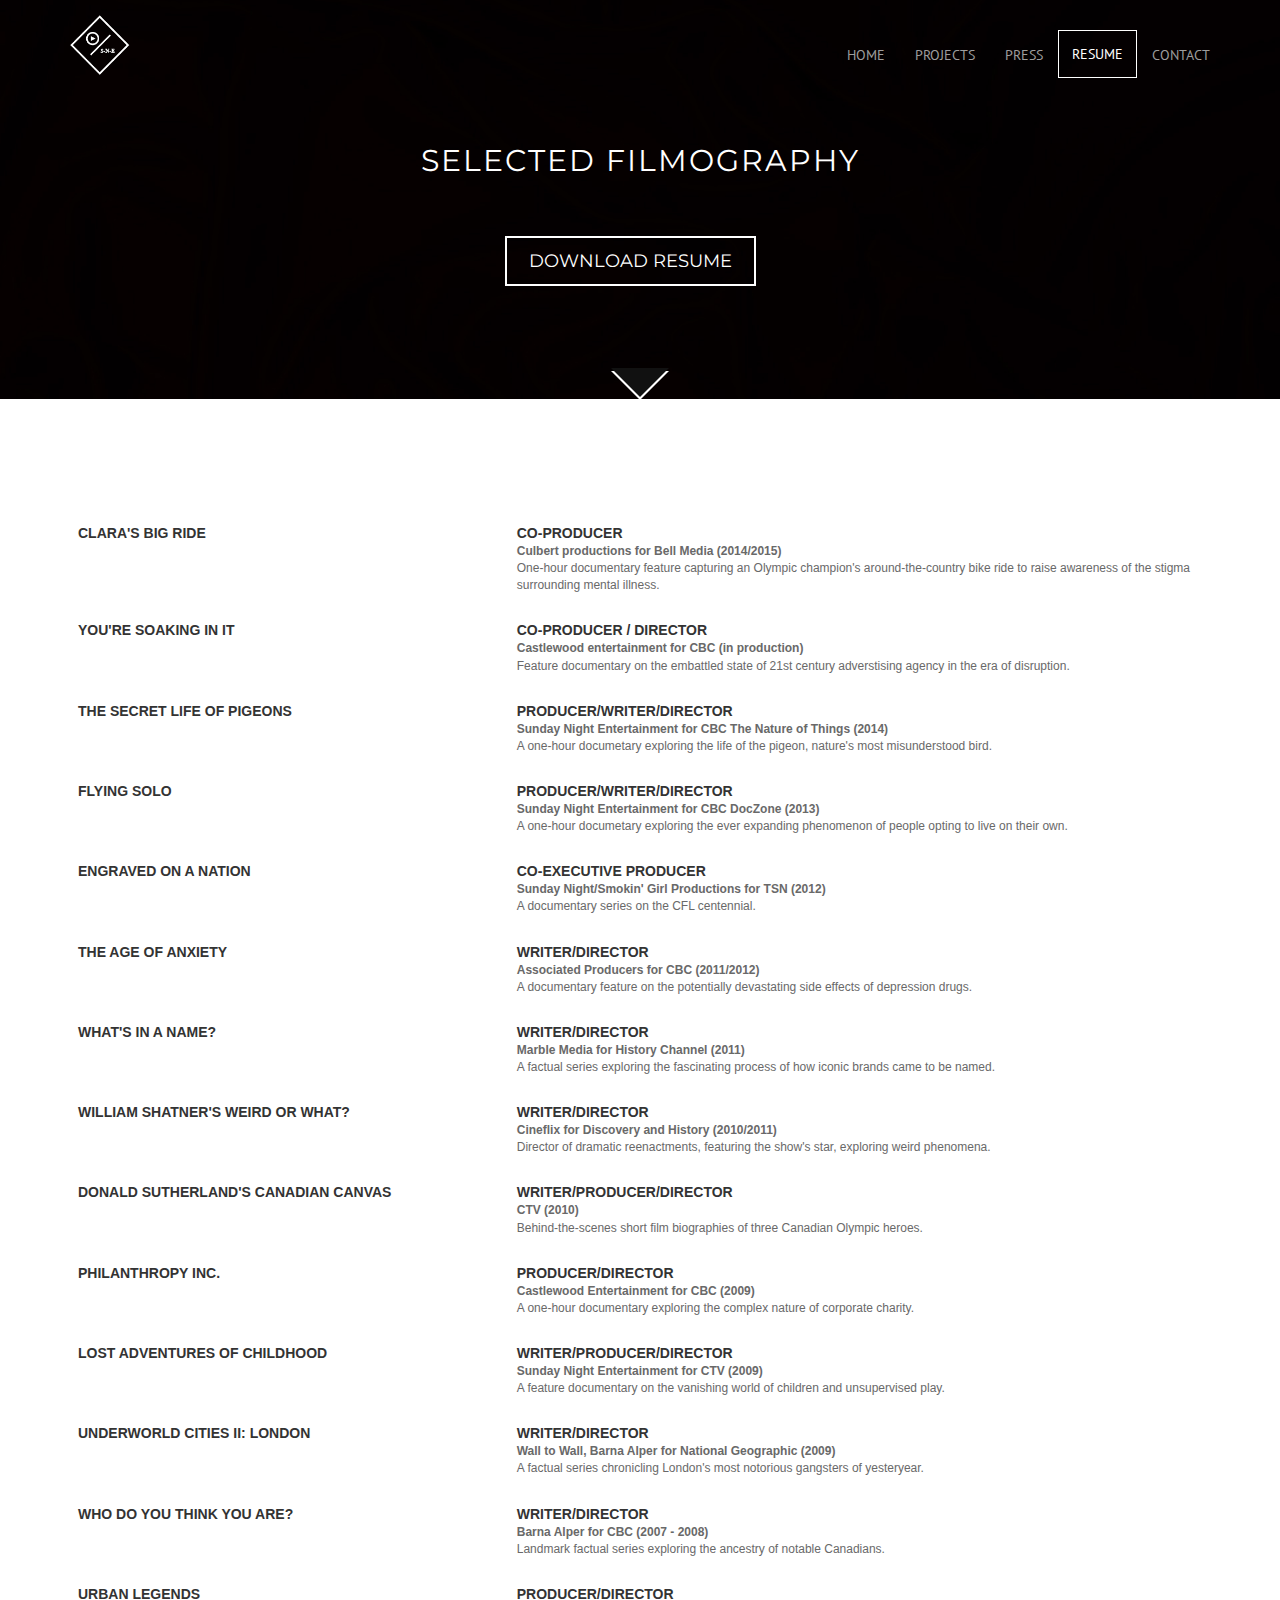
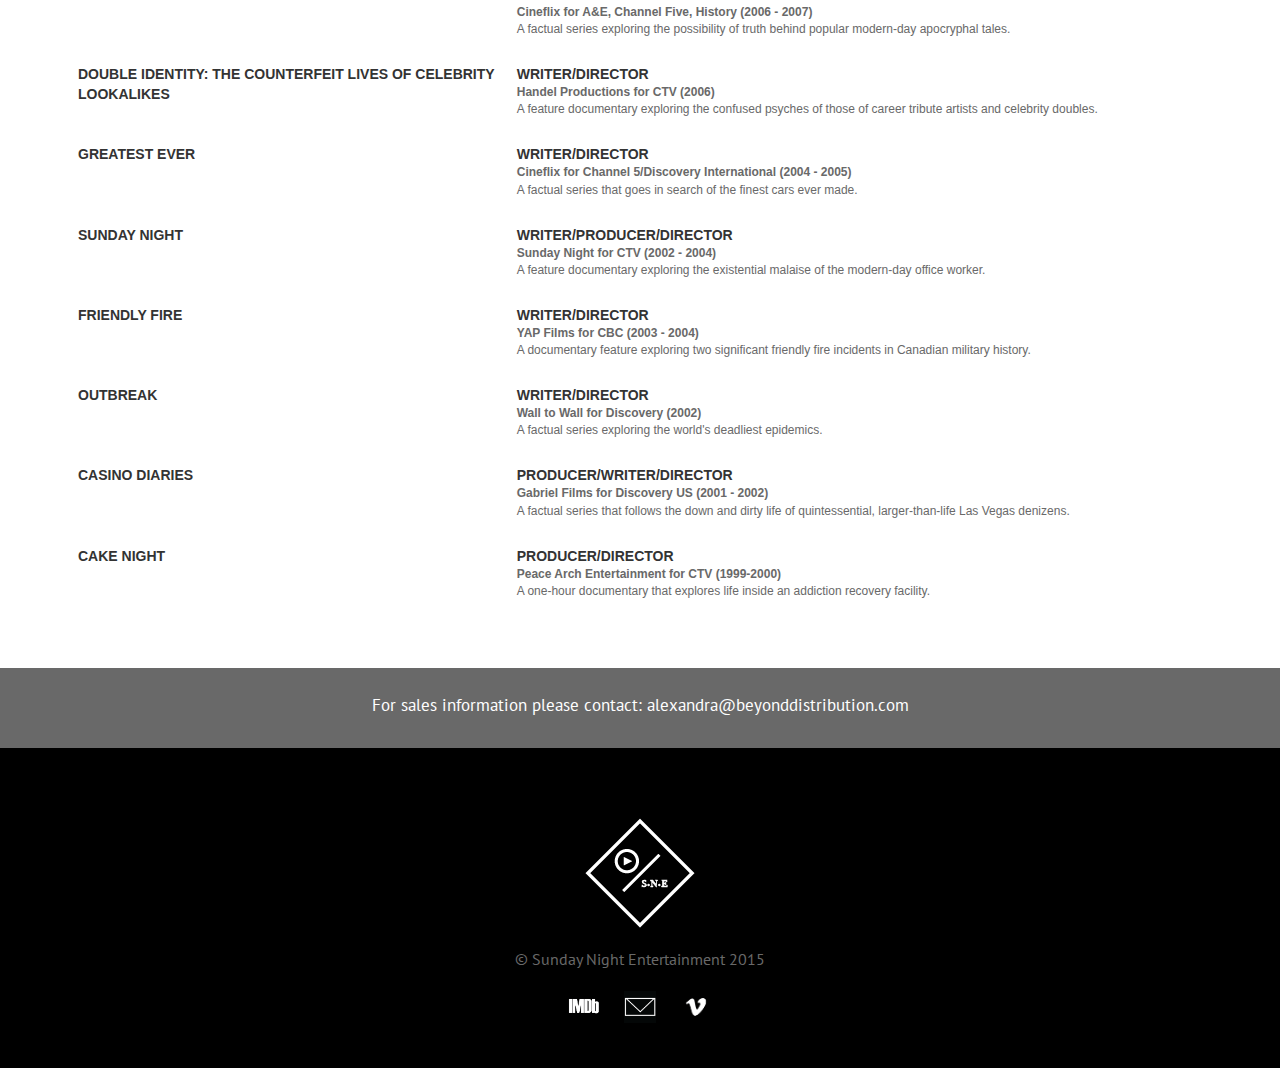
<file: resume.html>
<!DOCTYPE html>

<head>
  <meta name="viewport" content="width=device-width, initial-scale=1.0">
  <title>Sunday Night Entertainment</title>
  <link href = "bootstrap/css/bootstrap.min.css" rel = "stylesheet">
  <link rel="icon" type="image/png" href="img/favicon.png">
  <link href='http://fonts.googleapis.com/css?family=Montserrat:400,700' rel='stylesheet' type='text/css'>
  <link href='http://fonts.googleapis.com/css?family=PT+Sans:400,400italic' rel='stylesheet' type='text/css'>
  <link href='http://fonts.googleapis.com/css?family=Playfair+Display:400,700,400italic' rel='stylesheet' type='text/css'>
  <link href = "styles.css" rel = "stylesheet">
</head>

<body>
  <main id="page" role="main">

    <div class = "navbar navbar-inverse navbar-inner nav-resume navbar-static-top">
      <div class = "container">
        <a href = "http://sundaynight.ca/index.html" class = "navbar-brand">
          <img class="sne-logo" src = "img/sne_logo_0710.png" class="img-responsive">
        </a>
    
        <button class = "navbar-toggle" data-toggle = "collapse" data-target = ".navHeaderCollapse">
          <span class = "icon-bar"></span>
          <span class = "icon-bar"></span>
          <span class = "icon-bar"></span>
        </button>

        <div class = "collapse navbar-collapse navHeaderCollapse">
          <ul class ="nav navbar-nav navbar-right">
            <li><a href = "http://sundaynight.ca/index.html">HOME</a></li>
            <li><a href = "http://sundaynight.ca/projects.html">PROJECTS</a></li>
            <li><a href = "http://sundaynight.ca/press.html">PRESS</a></li>
            <li class ="active"><a href = "#">RESUME</a></li>
            <li><a href ="http://sundaynight.ca/contact.php">CONTACT</a></li>
           </ul> 
        </div>  <!-- NAVIGATION COLLAPSE-->
      </div> <!-- CONTAINER NAV -->
      
      <div class = "masthead_page_describe container-fluid">
        <p id = "company_name_masthead_bottom">selected filmography</p>
      </div>
        
      <div class ="credits_contact download_resume">
        <center>
          <div class="btn-group" role="group" aria-label="...">
            <a type="button"class="button-link btn-white btn-primary btn-lg outline" href = "pdf/scott_harper_cv.pdf">DOWNLOAD RESUME</a>
          </div> 
        </center>
      </div>
  
<!-- Scroll indicator starts -->  
      
      <section class="main">
        <a class="arrow-wrap resume-arrow" href="#content">
          <span class="arrow"></span>
        </a>   
    </div>
    
<!-- Scroll indicator ends -->  

<!-- EVERYTHING AFTER THE BANNER AND BEFORE THE FOOTER STARTS HERE -->

<!-- Table -->

<div class="content" id="content">
  <div class = "container">

    <table class="table table-hover">
      <tbody>

      <tr>
        <td>
          <b>CLARA&#39;S BIG RIDE</b>
        </td>
       <td>
        <b>CO-PRODUCER</b>
        <p class="description">
            <b>Culbert productions for Bell Media (2014/2015)</b><br>
            One-hour documentary feature capturing an Olympic champion&#39;s around-the-country bike ride to raise awareness of the stigma surrounding mental illness.
          </p>
       </td>       
      </tr>    

      <tr>
        <td>
          <b>YOU&#39;RE SOAKING IN IT</b>
        </td>
        <td>
          <b>CO-PRODUCER / DIRECTOR</b>
          <p class="description">
            <b>Castlewood entertainment for CBC (in production)</b><br>
            Feature documentary on the embattled state of 21st century adverstising agency in the era of disruption.
          </p>
        </td>
      </tr>

      <tr>
        <td>
          <b>THE SECRET LIFE OF PIGEONS</b>
        </td>
        <td>
          <b>PRODUCER/WRITER/DIRECTOR</b>
           <p class="description">
            <b>Sunday Night Entertainment for CBC The Nature of Things (2014)</b><br>
            A one-hour documetary exploring the life of the pigeon, nature&#39;s most misunderstood bird.
          </p>
        </td>
      </tr>

      <tr>
        <td>
          <b>FLYING SOLO</b>
        </td>
        <td>
          <b>PRODUCER/WRITER/DIRECTOR</b>
          <p class="description">
            <b>Sunday Night Entertainment for CBC DocZone (2013)</b><br>
            A one-hour documetary exploring the ever expanding phenomenon of people opting to live on their own.
          </p>
        </td>
      </tr>

      <tr>
        <td>
          <b>ENGRAVED ON A NATION</b>
        </td>
        <td>
          <b>CO-EXECUTIVE PRODUCER</b>
          <p class="description">
            <b>Sunday Night/Smokin&#39; Girl Productions for TSN (2012)</b><br>
            A documentary series on the CFL centennial.
          </p>
        </td>
      </tr>

      <tr>
        <td>
          <b>THE AGE OF ANXIETY</b>
        </td>
        <td>
          <b>WRITER/DIRECTOR</b>
          <p class="description">
            <b>Associated Producers for CBC (2011/2012)</b><br>
            A documentary feature on the potentially devastating side effects of depression drugs.
          </p>
        </td>
      </tr>

      <tr>
        <td>
          <b>WHAT&#39;S IN A NAME?</b>
        </td>
        <td>
          <b>WRITER/DIRECTOR</b>
          <p class="description">
            <b>Marble Media for History Channel (2011)</b><br>
            A factual series exploring the fascinating process of how iconic brands came to be named.
          </p>
        </td>
      </tr>

      <tr>
        <td>
          <b>WILLIAM SHATNER&#39;S WEIRD OR WHAT?</b>
        </td>
        <td>
          <b>WRITER/DIRECTOR</b>
          <p class="description">
            <b>Cineflix for Discovery and History (2010/2011)</b><br>
            Director of dramatic reenactments, featuring the show&#39;s star, exploring weird phenomena.
          </p>
        </td>
      </tr>

      <tr>
        <td>
          <b>DONALD SUTHERLAND&#39;S CANADIAN CANVAS</b>
        </td>
        <td>
          <b>WRITER/PRODUCER/DIRECTOR</b>
          <p class="description">
            <b>CTV (2010)</b><br>
            Behind-the-scenes short film biographies of three Canadian Olympic heroes.
          </p>
        </td>
      </tr>

      <tr>
        <td>
          <b>PHILANTHROPY INC.</b>
        </td>
        <td>
          <b>PRODUCER/DIRECTOR</b>
          <p class="description">
              <b>Castlewood Entertainment for CBC (2009)</b><br>
              A one-hour documentary exploring the complex nature of corporate charity.
          </p>
        </td>
      </tr>

      <tr>
        <td>
          <b>LOST ADVENTURES OF CHILDHOOD</b>
        </td>
        <td>
          <b>WRITER/PRODUCER/DIRECTOR</b>
          <p class="description">
            <b>Sunday Night Entertainment for CTV (2009)</b><br>
            A feature documentary on the vanishing world of children and unsupervised play.
          </p>
        </td>
      </tr>

      <tr>
        <td>
          <b>UNDERWORLD CITIES II: LONDON</b>
        </td>
        <td>
          <b>WRITER/DIRECTOR</b>
          <p class="description">
            <b>Wall to Wall, Barna Alper for National Geographic (2009)</b><br>
            A factual series chronicling London&#39;s most notorious gangsters of yesteryear.
          </p>
        </td>
      </tr>

      <tr>
        <td>
          <b>WHO DO YOU THINK YOU ARE?</b>
        </td>
        <td>
          <b>WRITER/DIRECTOR</b>
          <p class="description">
            <b>Barna Alper for CBC (2007 - 2008)</b><br>
            Landmark factual series exploring the ancestry of notable Canadians.
          </p>
        </td>
      </tr>

      <tr>
        <td>
          <b>URBAN LEGENDS</b>
        </td>
        <td>
          <b>PRODUCER/DIRECTOR</b>
          <p class="description">
            <b>Cineflix for A&E, Channel Five, History (2006 - 2007)</b><br>
            A factual series exploring the possibility of truth behind popular modern-day apocryphal tales.
          </p>
        </td>
      </tr>

      <tr>
        <td>
          <b>DOUBLE IDENTITY: THE COUNTERFEIT LIVES OF CELEBRITY LOOKALIKES</b>
        </td>
        <td>
          <b>WRITER/DIRECTOR</b>
          <p class="description">
            <b>Handel Productions for CTV (2006)</b><br>
            A feature documentary exploring the confused psyches of those of career tribute artists and celebrity doubles.
          </p>
        </td>
      </tr>

      <tr>
        <td>
          <b>GREATEST EVER</b>
        </td>
        <td>
          <b>WRITER/DIRECTOR</b>
          <p class="description">
            <b>Cineflix for Channel 5/Discovery International (2004 - 2005)</b><br>
            A factual series that goes in search of the finest cars ever made.
          </p>
        </td>
      </tr>

      <tr>
        <td>
          <b>SUNDAY NIGHT</b>
        </td>
        <td>
          <b>WRITER/PRODUCER/DIRECTOR</b>
          <p class="description">
            <b>Sunday Night for CTV (2002 - 2004)</b><br>
            A feature documentary exploring the existential malaise of the modern-day office worker.
          </p>
        </td>
      </tr>

      <tr>
        <td>
          <b>FRIENDLY FIRE</b>
        </td>
        <td>
          <b>WRITER/DIRECTOR</b>
          <p class="description">
            <b>YAP Films for CBC (2003 - 2004)</b><br>
            A documentary feature exploring two significant friendly fire incidents in Canadian military history.
          </p>
        </td>
      </tr>

      <tr>
        <td>
          <b>OUTBREAK</b>
        </td>
        <td>
          <b>WRITER/DIRECTOR</b>
          <p class="description">
            <b>Wall to Wall for Discovery (2002)</b><br>
            A factual series exploring the world&#39;s deadliest epidemics.
          </p>
        </td>
      </tr>

      <tr>
        <td>
          <b>CASINO DIARIES</b>
        </td>
        <td>
          <b>PRODUCER/WRITER/DIRECTOR</b>
          <p class="description">
            <b>Gabriel Films for Discovery US (2001 - 2002)</b><br>
            A factual series that follows the down and dirty life of quintessential, larger-than-life Las Vegas denizens.
          </p>
        </td>
      </tr>

      <tr>
        <td>
          <b>CAKE NIGHT</b>
        </td>
        <td>
          <b>PRODUCER/DIRECTOR</b>
          <p class="description">
            <b>Peace Arch Entertainment for CTV (1999-2000)</b><br>
            A one-hour documentary that explores life inside an addiction recovery facility.
          </p>
        </td>
      </tr>
      </tbody>
    </table>
  </div>
</div>

<!--End of table -->

        </section>
        
<!-- Start of the Footer -->

<footer class = "site-footer">
    <div class = "pre-footer">
      <h2 class = "pre-footer-text">For sales information please contact:
        <a class="contact-person" href="mailto:alexandra@beyonddistribution.com" target="_top" class = "beyond">alexandra@beyonddistribution.com</a>
      </h2> 
    </div>
    
    <div class="bottom-footer">

      <div class = "footer-logo">
        <center>
          <img src="img/sne_logo_0710.png" alt="Alternate Logo">
        </center>
      </div>  

      <p class = "copyright">&copy; Sunday Night Entertainment 2015</p>
        
        <div class="social-media">
           
          <a href="http://www.imdb.com/name/nm1838835/">
            <img src="img/imdb_logo.png" alt="IMDB Logo" class="social-icon">
          </a>

          <a href = "mailto:scott@sundaynight.ca" class = "email"> 
            <img src="img/envelope_icon.png" alt="email link" class="social-icon">
          </a>

          <a href="https://vimeo.com/user40751510">
            <img src="img/vimeo_logo.png" alt="vimeo logo" class="social-icon">  
          </a>
        </div>

    </div>      
</footer>

<!-- End of the footer -->

  </main>

<script src="bootstrap/js/jquery.min.js"></script>
<script src="bootstrap/js/bootstrap.min.js"></script> 

<script>

//opacity to the arrow
$(window).scroll( function(){
  var topWindow = $(window).scrollTop();
  var topWindow = topWindow * 1.5;
  var windowHeight = $(window).height();
  var position = topWindow / windowHeight;
  position = 1 - position;
  $('.arrow-wrap').css('opacity', position);
});

$(function() {
  $('a[href*=#]:not([href=#])').click(function() {
    if (location.pathname.replace(/^\//,'') == this.pathname.replace(/^\//,'') && location.hostname == this.hostname) {
      var target = $(this.hash);
      target = target.length ? target : $('[name=' + this.hash.slice(1) +']');
      if (target.length) {
        $('html,body').animate({
          scrollTop: target.offset().top
        }, 1000);
        return false;
      }
    }
  });
});

</script>
  
</body>
</html>
</file>
<file: styles.css>
/*Navbar*/

.navbar-inverse {
  /* background-color: #222; */
  background-size: cover;
  background-repeat: repeat-x;
  border-color: #fff;
}

.navbar-right {
  font-family: "PT sans";
  font-weight: 400;
  color: #fff;
}

.navbar-inverse .navbar-nav > .active > a, 
.navbar-inverse .navbar-nav > .active > a:hover, 
.navbar-inverse .navbar-nav > .active > a:focus {
color: #fff;
padding: 13px;
background-color: transparent;
border: 1px solid #fff;
}

.collapse.navbar-collapse.navHeaderCollapse {
  margin-top:30px
}

/*Reduce area around nav list for active item*/

.navbar-inverse .navbar-nav > .active > li a {
padding: 5px;
}


.navbar {
  position: relative;
  min-height: 400px;
  }


.banner-thumbnail-homepage {
    top: 0px;
    left: -23px;
    width: 985px;
    height: 654px;
    position: relative;
}

#company_name_masthead_top {
    color: #fff;
    font-size: 22px;
    font-style: italic;
    position: relative;
    top: -25px;
}

#company_name_masthead_top.above-title {
  top: 56px;
}

#company_name_masthead_bottom {
    position: relative;
    top: 60px;
    display: block;
    height: 149px;
    margin-bottom: -10px;
    font-family: "montserrat";
    font-size: 30px;
    text-transform: uppercase;
    text-align: center;
    letter-spacing: 2px;
    font-weight: 400;
    font-style: normal;
    color: #FFF;
}

.btn-white.btn-group {
  font-family: "montserrat";
  color: #fff;
   letter-spacing: 2px;
    font-weight: 400;
    font-style: normal;
    text-decoration: none;
    padding: .5em .75em;
    margin: 10px;

}

.btn-black.btn-group {
  color: #fff;
   letter-spacing: 2px;
    font-weight: 400;
    font-style: normal;
    text-decoration: none;
    padding: .5em .75em;
    margin: 10px;

}

.btn-white.outline {
  background: none;
  padding: 12px 22px;
}

.btn-black.outline {
  background: none;
  padding: 12px 22px;
}

.btn-group{
  padding-bottom: 30px;
  padding-top: 30px;
}
   
.btn-white.btn-primary.outline {
  border-radius: 0 !important;
  border: 2px solid #fff;
  color: #fff;
  margin-right: 20px;
  border-right-width: 2px;
  font-family: "montserrat";
}

.btn-black.btn-primary.outline {
  border-radius: 0 !important;
  border: 2px solid #000000;
  color: #000000;
  margin-right: 20px;
  font-size: 13px;
  font-family: "montserrat";
}

.btn-primary.outline:hover, .btn-primary.outline:focus, .btn-primary.outline:active, .btn-primary.outline.active, .open > .dropdown-toggle.btn-primary {
    color: #696969;
    border-color:  #696969;
}
.btn-primary.outline:active, .btn-primary.outline.active {
    border-color: #007299;
    color: #007299;
    box-shadow: none;
}

.button-link {
  color: #fff;
}

a.button-link, a:visited{
     color: #696969;
     text-decoration: none
}

.btn-group-vertical>.btn-white, .btn-group>.btn-white {
  position: relative;
  float: center;
}

.social-icon {
  width: 32px;
  height: 32px;
  margin: 10px;
  margin-bottom: 40px;
}

h2.above-title {
  position: relative;
  bottom: -90px; 
}

.navbar-inner.nav-index{
  background-image:url("img/film_crew_landing_page_bw.jpg");
  background-repeat: repeat-x;  
  -webkit-transition: background-image 1s ease-in;
  -moz-transition: background-image 1s ease-in;
  transition: background-image 1s ease-in; 
}

.navbar-inner.nav-index:hover{
  background-image:url("img/black-image.jpg");
}

.navbar-inner.nav-project {
  background-image: url('img/pigeons_cv_page.jpg');
  background-repeat: repeat-x;
  -webkit-transition: background-image 1s ease-in;
  -moz-transition: background-image 1s ease-in;
  transition: background-image 1s ease-in; 
}

.navbar-inner.nav-project:hover{
  background-image:url("img/black-image.jpg");
}

.navbar-inner.nav-press {
  background-image: url('img/media_page.jpg');
  background-position: 47px 0px;
  -webkit-transition: background-image 1s ease-in;
  -moz-transition: background-image 1s ease-in;
  transition: background-image 1s ease-in; 
}

.navbar-inner.nav-press:hover{
  background-image:url("img/black-image.jpg");
}

.navbar-inner.nav-resume {
  background-image: url('img/resume_page.jpg');
  background-repeat: repeat-x;
  background-position: 0% 28%;
  -webkit-transition: background-image 1s ease-in;
  -moz-transition: background-image 1s ease-in;
  transition: background-image 1s ease-in; 
}

.navbar-inner.nav-resume:hover{
  background-image:url("img/black-image.jpg");
}

.navbar-inner.nav-contact {
  background-image: url('img/toronto_at_night_BW.jpg');
  background-repeat: repeat-x;
  background-position: 0% 26%;
  -webkit-transition: background-image 1s ease-in;
  -moz-transition: background-image 1s ease-in;
  transition: background-image 1s ease-in; 
}

.navbar-inner.nav-contact:hover{
  background-image:url("img/black-image.jpg");
}

/*Logo*/

img.sne-logo  {
  width: 60px;
  height: 60px;
}
.navbar-brand {
  margin-bottom: 25px;
}

/*THIS IS THE BIO AND BACKGROUND AREA */

.jumbotron {
  background-color: transparent;

}

.jumbotron h2 {
  margin-bottom: 30px;
}

  h2 {
    font-family: "Playfair display";
    text-align: center;
    color: rgba(26, 26, 26, 0.9);
    font-size: 32px;
    letter-spacing: 0px;
    font-weight: 400;
    font-style: normal;
    margin-bottom: 20px;
}

h2.text-align-center {
   padding-top: 30px;
   padding-bottom: 30px; 
   margin-top: 35px;
}


.container .jumbotron .text-align-center {
  font-family: "PT sans";
  text-align: center;
  font-size: 13px;
  line-height: 2em;
  letter-spacing: 0px;
  font-weight: 400;
/*  font-style: normal;*/
  color: rgba(26, 26, 26, 0.6);
  margin-bottom: 30px;
}

hr {
  margin-top: -20px;
  margin-bottom: 50px;
}

.space_hack {
  border-color: #fff;
  margin-bottom: 75px;
}

.download_cv .links .cv_download {
  border: 2px solid #272727;  
  color: #fff;
  letter-spacing: 1px;
  font-weight: 400;
  font-style: normal;
  text-decoration: none;
  text-transform: uppercase;
  font-size: 12px;
  padding: 13px 26px;
  font-family: "montserrat";
  color: #000;
}

#content.content {
  padding-top: 55px;
}
  
/*END OF BIO AND BACKGROUND AREA */

/* COMPLETE FILMOGRAPHY BUTTON */

p.links {
  margin-bottom: 70px;
  margin-top: 30px;
}

/* END OF COMPLETE FILMOGRAPHY BUTTON 

/*Table*/

.thumbnail-label {
  color: red;
}
 
 
#space-col-left {
  padding-right: 90px;
}
 
/*Footer*/

a.contact-person{
  color:#FFFFFF;
}

.bottom-footer{
  margin-top:10px;
  padding-top:60px;
}

.pre-footer {
  background-color: #696969;
  min-height: 40px;
  height: 80px;
}

.pre-footer-text {
  font-family: "PT sans";
  color: #FFFFFF;
  text-decoration: none;
  font-size: 120%;
  position: relative;
  padding-top: 20px;
  bottom: -8px;
}


.site-footer{
  background-color: #000000;
  color:#fff;
  margin-top: 30px;
  text-align: center;
  height: 400px
}

.footer-logo {
  margin-bottom: 20px;
}

.copyright {
  font-size: 16px;
  font-family: "PT sans";
  color: #696969;
}


/*PRESS PAGE*/

#press {
  margin: auto;
  width: 60%;
}

p.show_name {
  font-family: "PT sans";
  font-size: 12px;
  text-transform: uppercase;
  color: #696969;
}


p.press-headline {
  font-family: "Playfair display";
  font-size: 24px;
  color: #696969;
 /* padding-right: 600px;*/
}

p.first-line {
  font-family: "PT sans";
  font-size: 18px;
  color: #696969;
  margin-top: 10px;
  /*padding-right: 600px;*/
}


h5.sne-credit {
  text-decoration: none;
  font-family: "montserrat";
  font-size: 14px;
  color: #fff;
  text-transform: uppercase;
  margin-top: 10px;
}

p.sne-credit {
  text-decoration: none;
  font-family: "PT sans";
  font-weight: 400;
  font-size: 12px;
  color: #fff;
  text-transform: uppercase;
  margin-top: 10px;
}

h6.read-article {
  text-decoration: underline;
  font-family: "PT sans";
  font-size: 12px;
  color: #696969;
  text-transform: uppercase;
  margin-top: 10px;
}

/*contact page*/

.shatner {
  margin-top: 23px;
  margin-left: 75px;
} 

h2.contact_us {
    font-family: "montserrat";
    font-size: 20px;
    line-height: 1.2em;
    text-transform: uppercase;
    text-align: left;
    letter-spacing: 2px;
    font-weight: 400;
    font-style: normal;
    margin-left: 125px;
}

p.contact_info {
    margin-left: 125px;
    font-family: "PT sans";
    font-size: 18px;
    line-height: 2em;
    font-weight: 400;
    font-style: normal;
}


/* Google Map */

#map-outer {  
  height: 440px; 
  padding: 20px; 
  border: 2px solid #CCC; 
  margin-bottom: 20px; 
  background-color:#FFF 
}

#map-container { 
  height: 400px 
}

#map-container.col-md-4 {
  left: 75px;
}

@media all and (max-width: 991px) {
  #map-outer  { 
    height: 650px 
  }
}

/* Table */

.table th, .table td { 
     border-top: none !important; 
 }

.table.table-hover{
 margin-top: 40px; 
}


#projects_link.download_cv {
  padding-left: 15px;
  padding-top: 0px;
  width: 290px;
  height: 63px;
}

.dl_button.download_cv {
  padding-left: 15px;
  padding-top: 0px;
  width: 214px;
  height: 71px;
}

.col-lg-6.download_cv {
  padding-left: 114px;
  padding-right: 4px;
}

.description {
  color:#696969;
  font-size: 12px;
}

/* Contact page-Image */

.img-res {
  padding-top: 20px;
  padding-bottom: 100px;
}

/* Scroll Indicator - size adjusting CSS*/

html, body {
  height:100%;  
}


.main {
  width:100%;
  position:relative;
  background-color:#fff;
}

/* Scroll Indicator- the wrapper element that will become the outer circle */
.arrow-wrap{
  position:absolute;
  z-index:1;
  left:47%;
  top: 57px;
  width:10em;
  height:10em;
  padding:1em 1em;
  border-radius:50%;
  font-size:0.7em;
  display:block;
}

.arrow-wrap.projects-arrow {
 top: 77px; 
}

.arrow-wrap.resume-arrow {
 top: 58px; 
}

/* Scroll Indicator- a triangle to make the main part of the arrow */

.arrow {
  float:left;
  position:relative;
  width: 0px;
  height: 0px;
  border-style: solid;
  border-width: 3em 3em 0 3em;
  border-color: #ffffff transparent transparent transparent;
  -webkit-transform:rotate(360deg);
}

/* Scroll Indicator- a pseudo element arrow placed on top of the other one with the same color as the wrapper */

.arrow:after {
  content:'';
  position:absolute;
  top:-3.2em;
  left:-3em;
  width: 0px;
  height: 0px;
  border-style: solid;
  border-width: 3em 3em 0 3em;
  border-color: #111 transparent transparent transparent;
  -webkit-transform:rotate(360deg); 
}

/* Scroll Indicator- Animation */

  @-webkit-keyframes arrows {
    0% { top:0; }
    10% { top:12%; }
    20% { top:0; }
    30% { top:12%; }
    40% { top:-12%; }
    50% { top:12%; }
    60% { top:0; }
    70% { top:12%; }
    80% { top:-12%; }
    90% { top:12%; }
    100% { top:0; }
  }
  
  .arrow-wrap .arrow {
    -webkit-animation: arrows 2.8s 0.4s;
    -webkit-animation-delay: 3s;
  }

/* Content Hover */

.contenthover { padding:20px 20px 10px 20px; }
.contenthover, .contenthover h3, contenthover a { color:#fff; }
.contenthover h3, .contenthover p { margin:0 0 10px 0; line-height:1.4em; padding:0; }
.contenthover a.mybutton { display:block; float:left; padding:5px 10px; background:#3c9632; color:#fff; -moz-border-radius: 4px; -webkit-border-radius: 4px; border-radius: 4px; }
.contenthover a.mybutton:hover { background:#34742d }

/* Contact Page */

.btn {
    margin-bottom: 25px;
  }

.section_break_rule {
   margin-top: 40px;
}

#contact.btn-black.btn-primary.outline{
  margin-left: 125px;
}

#contact.btn-group{
  padding-bottom: 55px;
}

/*Clip Labels*/

.contenthover #genre {
  font-family: "Playfair+Display";
  font-style: italic;
  text-align: center;
  color: #fff;
  margin-top: 20px;
}

.contenthover #show-name {
  font-family: "montserrat";
  font-size: 14px;
  text-align: center;
  color: #fff;
  margin-bottom: 15px;
}

.contenthover #genre-projects {
  font-family: "Playfair+Display";
  font-style: italic;
  text-align: center;
  color: #fff;
  margin-top: 70px;
}

.contenthover #watch_trailer {  
  color: #fff;
  letter-spacing: 1px;
  font-weight: 400;
  font-style: normal;
  text-decoration: none;
  text-transform: uppercase;
  text-align: center;
  font-size: 12px;
  font-family: "PT sans";
  display: inline-block;
  vertical-align: middle;
  float: none;
  padding-top: 10px;
}

.boxed{
  border: 1px solid white ;
  width: 150px;
  height: 35px;
  margin: 0 auto;
}

.boxed.clip {
  border: 1px solid white ;
  width: 150px;
  height: 35px;
  margin: 0 auto;
}

/* Clip Animation */

*,
*:after,
*:before {
  -webkit-box-sizing: border-box;
  -moz-box-sizing: border-box;
  box-sizing: border-box;
}


.media {
  display: inline-block;
  position: relative;
  vertical-align: top;
}

.media__image { display: block; }

.media__body {
  background: rgba(0, 0, 0, 0.8);
  bottom: 0;
  color: white;
  font-size: 1em;
  left: 0;
  opacity: 0;
  overflow: hidden;
  position: absolute;
  text-align: center;
  top: 0px;
  right: 0;
  -webkit-transition: 0.6s;
  transition: 0.6s;
}

.media__body:hover { opacity: 1; }

.media__body:after,
.media__body:before {
  bottom: 1em;
  content: '';
  left: 1em;
  opacity: 0;
  position: absolute;
  right: 1em;
  top: 1em;
  -webkit-transform: scale(1.5);
  -ms-transform: scale(1.5);
  transform: scale(1.5);
  -webkit-transition: 0.6s 0.2s;
  transition: 0.6s 0.2s;
}

.media__body.border:after,
.media__body.border:before {
  border: 1px solid rgba(255, 255, 255, 0.7);
  bottom: 1em;
  content: '';
  left: 1em;
  opacity: 0;
  position: absolute;
  right: 1em;
  top: 1em;
  -webkit-transform: scale(1.5);
  -ms-transform: scale(1.5);
  transform: scale(1.5);
  -webkit-transition: 0.6s 0.2s;
  transition: 0.6s 0.2s;
}

.media__body:before {
  border-bottom: none;
  border-top: none;
  left: 2em;
  right: 2em;
}

.media__body:after {
  border-left: none;
  border-right: none;
  bottom: 2em;
  top: 2em;
}

.media__body:hover:after,
.media__body:hover:before {
  -webkit-transform: scale(1);
  -ms-transform: scale(1);
  transform: scale(1);
  opacity: 1;
}

.media__body h2 { margin-top: 0; }

.media__body p { margin-bottom: 1.5em; }

.media:nth-child(2) .media__body { background: rgba(146, 41, 185, 0.7); }

.media:nth-child(3) .media__body { background: rgba(185, 41, 128, 0.7); }

.media:nth-child(4) .media__body { background: rgba(185, 50, 41, 0.7); }

.media:nth-child(5) .media__body { background: rgba(185, 146, 41, 0.7); }

.media:nth-child(6) .media__body { background: rgba(128, 185, 41, 0.7); }

/* Clip Text Responsiveness Media Queries */

@media (max-width: 1199px) {
  .contenthover #genre {
    font-size: 17px;
    margin-top: 10px;
  }
  .contenthover #show-name{
    font-size: 12px;
  }
  .contenthover #genre-projects {
    font-size: 23px;
    margin-top: 45px;
  }
  .contenthover #show-name-projects{
    font-size: 14px;
  }

  h5.sne-credit {
    font-size: 12px;
  }
  .copyright{
    font-size: 12px;
  }
  #map-container.col-md-4 {
    left: 87px;
  }
}

@media (max-width: 991px) {
  .contenthover #genre {
    font-size: 16px;
    margin-top: -14px;
  }
  .contenthover #show-name{
    font-size: 10px;
  }
  .contenthover #genre-projects {
    font-size: 21px;
    margin-top: 20px;
  }
  .contenthover #show-name-projects{
    font-size: 12px;
  }
  h5.sne-credit {
    font-size: 8px;
  }
  .copyright{
    font-size: 10px;
  }
  .arrow-wrap{
    left:46%;
  }
  #map-container.col-md-4 {
    left: 0px;
  }
  .shatner {
  margin-left: 0px;
  }
}

@media (max-width: 767px) {
 .contenthover #genre {
    font-size: 25px;
    margin-top: 80px;
  }
  .contenthover #show-name{
    font-size: 18px;
  }
  .contenthover #genre-projects {
    font-size: 25px;
    margin-top: 80px;
  }
  .contenthover #show-name-projects{
    font-size: 18px;
  }
  h5.sne-credit {
    font-size: 26px;
  }
  .copyright{
    font-size: 24px;
  }
  .arrow-wrap{
    top:63px;
  }
  .arrow-wrap.projects-arrow {
    top: 82px; 
  }
  .arrow-wrap.resume-arrow {
    top: 63px; 
    left: 43%;
  }
}

@media (max-width: 688px) {
 .contenthover #genre {
    font-size: 23px;
    margin-top: 90px;
  }
  .contenthover #show-name{
    font-size: 16px;
  }
  .contenthover #genre-projects {
    font-size: 23px;
    margin-top: 90px;
  }
  .contenthover #show-name-projects{
    font-size: 16px;
  }
   h5.sne-credit {
    font-size: 22px;
  }
  .copyright{
    font-size: 22px;
  }
   .arrow-wrap{
    left:44%;
  }
}

@media (max-width: 588px) {
 .contenthover #genre {
    font-size: 22px;
    margin-top: 65px;
  }
  .contenthover #show-name{
    font-size: 15px;
  }
   .contenthover #genre-projects {
    font-size: 22px;
    margin-top: 65px;
  }
  .contenthover #show-name-projects{
    font-size: 15px;
  }
   h5.sne-credit {
    font-size: 18px;
  }
  .copyright{
    font-size: 18px;
  }
}

@media (max-width: 500px) {
 .contenthover #genre {
    font-size: 20px;
    margin-top: 20px;
  }
  .contenthover #show-name{
    font-size: 14px;
  }
  .contenthover #genre-projects {
    font-size: 20px;
    margin-top: 20px;
  }
  .contenthover #show-name-projects{
    font-size: 14px;
  }
  h5.sne-credit {
    font-size: 16px;
  }
  .copyright{
    font-size: 14px;
  }
  .arrow-wrap{
    left:40%;
  }
  .arrow-wrap.resume-arrow {
    left: 40%;
  }
  h2.contact_us {
    margin-left: 25px;
  }
  p.contact_info {
    margin-left: 64px;
  } 
  #contact.btn-black.btn-primary.outline{
    margin-left: 66px;
  }     
}
</file>
<file: pretty_photo/css/prettyPhoto.css>
/* ------------------------------------------------------------------------
	This you can edit.
------------------------------------------------------------------------- */

	/* ----------------------------------
		Default Theme
	----------------------------------- */

	div.pp_default .pp_top,
	div.pp_default .pp_top .pp_middle,
	div.pp_default .pp_top .pp_left,
	div.pp_default .pp_top .pp_right,
	div.pp_default .pp_bottom,
	div.pp_default .pp_bottom .pp_left,
	div.pp_default .pp_bottom .pp_middle,
	div.pp_default .pp_bottom .pp_right { height: 13px; }
	
	div.pp_default .pp_top .pp_left { background: url(../images/prettyPhoto/default/sprite.png) -78px -93px no-repeat; } /* Top left corner */
	div.pp_default .pp_top .pp_middle { background: url(../images/prettyPhoto/default/sprite_x.png) top left repeat-x; } /* Top pattern/color */
	div.pp_default .pp_top .pp_right { background: url(../images/prettyPhoto/default/sprite.png) -112px -93px no-repeat; } /* Top right corner */
	
	div.pp_default .pp_content .ppt { color: #f8f8f8; }
	div.pp_default .pp_content_container .pp_left { background: url(../images/prettyPhoto/default/sprite_y.png) -7px 0 repeat-y; padding-left: 13px; }
	div.pp_default .pp_content_container .pp_right { background: url(../images/prettyPhoto/default/sprite_y.png) top right repeat-y; padding-right: 13px; }
	div.pp_default .pp_content { background-color: #fff; } /* Content background */
	div.pp_default .pp_next:hover { background: url(../images/prettyPhoto/default/sprite_next.png) center right  no-repeat; cursor: pointer; } /* Next button */
	div.pp_default .pp_previous:hover { background: url(../images/prettyPhoto/default/sprite_prev.png) center left no-repeat; cursor: pointer; } /* Previous button */
	div.pp_default .pp_expand { background: url(../images/prettyPhoto/default/sprite.png) 0 -29px no-repeat; cursor: pointer; width: 28px; height: 28px; } /* Expand button */
	div.pp_default .pp_expand:hover { background: url(../images/prettyPhoto/default/sprite.png) 0 -56px no-repeat; cursor: pointer; } /* Expand button hover */
	div.pp_default .pp_contract { background: url(../images/prettyPhoto/default/sprite.png) 0 -84px no-repeat; cursor: pointer; width: 28px; height: 28px; } /* Contract button */
	div.pp_default .pp_contract:hover { background: url(../images/prettyPhoto/default/sprite.png) 0 -113px no-repeat; cursor: pointer; } /* Contract button hover */
	div.pp_default .pp_close { width: 30px; height: 30px; background: url(../images/prettyPhoto/default/sprite.png) 2px 1px no-repeat; cursor: pointer; } /* Close button */
	div.pp_default #pp_full_res .pp_inline { color: #000; } 
	div.pp_default .pp_gallery ul li a { background: url(../images/prettyPhoto/default/default_thumb.png) center center #f8f8f8; border:1px solid #aaa; }
	div.pp_default .pp_gallery ul li a:hover,
	div.pp_default .pp_gallery ul li.selected a { border-color: #fff; }
	div.pp_default .pp_social { margin-top: 7px; }

	div.pp_default .pp_gallery a.pp_arrow_previous,
	div.pp_default .pp_gallery a.pp_arrow_next { position: static; left: auto; }
	div.pp_default .pp_nav .pp_play,
	div.pp_default .pp_nav .pp_pause { background: url(../images/prettyPhoto/default/sprite.png) -51px 1px no-repeat; height:30px; width:30px; }
	div.pp_default .pp_nav .pp_pause { background-position: -51px -29px; }
	div.pp_default .pp_details { position: relative; }
	div.pp_default a.pp_arrow_previous,
	div.pp_default a.pp_arrow_next { background: url(../images/prettyPhoto/default/sprite.png) -31px -3px no-repeat; height: 20px; margin: 4px 0 0 0; width: 20px; }
	div.pp_default a.pp_arrow_next { left: 52px; background-position: -82px -3px; } /* The next arrow in the bottom nav */
	div.pp_default .pp_content_container .pp_details { margin-top: 5px; }
	div.pp_default .pp_nav { clear: none; height: 30px; width: 110px; position: relative; }
	div.pp_default .pp_nav .currentTextHolder{ font-family: Georgia; font-style: italic; color:#999; font-size: 11px; left: 75px; line-height: 25px; margin: 0; padding: 0 0 0 10px; position: absolute; top: 2px; }
	
	div.pp_default .pp_close:hover, div.pp_default .pp_nav .pp_play:hover, div.pp_default .pp_nav .pp_pause:hover, div.pp_default .pp_arrow_next:hover, div.pp_default .pp_arrow_previous:hover { opacity:0.7; }

	div.pp_default .pp_description{ font-size: 11px; font-weight: bold; line-height: 14px; margin: 5px 50px 5px 0; }

	div.pp_default .pp_bottom .pp_left { background: url(../images/prettyPhoto/default/sprite.png) -78px -127px no-repeat; } /* Bottom left corner */
	div.pp_default .pp_bottom .pp_middle { background: url(../images/prettyPhoto/default/sprite_x.png) bottom left repeat-x; } /* Bottom pattern/color */
	div.pp_default .pp_bottom .pp_right { background: url(../images/prettyPhoto/default/sprite.png) -112px -127px no-repeat; } /* Bottom right corner */

	div.pp_default .pp_loaderIcon { background: url(../images/prettyPhoto/default/loader.gif) center center no-repeat; } /* Loader icon */

	
	/* ----------------------------------
		Light Rounded Theme
	----------------------------------- */


	div.light_rounded .pp_top .pp_left { background: url(../images/prettyPhoto/light_rounded/sprite.png) -88px -53px no-repeat; } /* Top left corner */
	div.light_rounded .pp_top .pp_middle { background: #fff; } /* Top pattern/color */
	div.light_rounded .pp_top .pp_right { background: url(../images/prettyPhoto/light_rounded/sprite.png) -110px -53px no-repeat; } /* Top right corner */
	
	div.light_rounded .pp_content .ppt { color: #000; }
	div.light_rounded .pp_content_container .pp_left,
	div.light_rounded .pp_content_container .pp_right { background: #fff; }
	div.light_rounded .pp_content { background-color: #fff; } /* Content background */
	div.light_rounded .pp_next:hover { background: url(../images/prettyPhoto/light_rounded/btnNext.png) center right  no-repeat; cursor: pointer; } /* Next button */
	div.light_rounded .pp_previous:hover { background: url(../images/prettyPhoto/light_rounded/btnPrevious.png) center left no-repeat; cursor: pointer; } /* Previous button */
	div.light_rounded .pp_expand { background: url(../images/prettyPhoto/light_rounded/sprite.png) -31px -26px no-repeat; cursor: pointer; } /* Expand button */
	div.light_rounded .pp_expand:hover { background: url(../images/prettyPhoto/light_rounded/sprite.png) -31px -47px no-repeat; cursor: pointer; } /* Expand button hover */
	div.light_rounded .pp_contract { background: url(../images/prettyPhoto/light_rounded/sprite.png) 0 -26px no-repeat; cursor: pointer; } /* Contract button */
	div.light_rounded .pp_contract:hover { background: url(../images/prettyPhoto/light_rounded/sprite.png) 0 -47px no-repeat; cursor: pointer; } /* Contract button hover */
	div.light_rounded .pp_close { width: 75px; height: 22px; background: url(../images/prettyPhoto/light_rounded/sprite.png) -1px -1px no-repeat; cursor: pointer; } /* Close button */
	div.light_rounded .pp_details { position: relative; }
	div.light_rounded .pp_description { margin-right: 85px; }
	div.light_rounded #pp_full_res .pp_inline { color: #000; } 
	div.light_rounded .pp_gallery a.pp_arrow_previous,
	div.light_rounded .pp_gallery a.pp_arrow_next { margin-top: 12px !important; }
	div.light_rounded .pp_nav .pp_play { background: url(../images/prettyPhoto/light_rounded/sprite.png) -1px -100px no-repeat; height: 15px; width: 14px; }
	div.light_rounded .pp_nav .pp_pause { background: url(../images/prettyPhoto/light_rounded/sprite.png) -24px -100px no-repeat; height: 15px; width: 14px; }

	div.light_rounded .pp_arrow_previous { background: url(../images/prettyPhoto/light_rounded/sprite.png) 0 -71px no-repeat; } /* The previous arrow in the bottom nav */
		div.light_rounded .pp_arrow_previous.disabled { background-position: 0 -87px; cursor: default; }
	div.light_rounded .pp_arrow_next { background: url(../images/prettyPhoto/light_rounded/sprite.png) -22px -71px no-repeat; } /* The next arrow in the bottom nav */
		div.light_rounded .pp_arrow_next.disabled { background-position: -22px -87px; cursor: default; }

	div.light_rounded .pp_bottom .pp_left { background: url(../images/prettyPhoto/light_rounded/sprite.png) -88px -80px no-repeat; } /* Bottom left corner */
	div.light_rounded .pp_bottom .pp_middle { background: #fff; } /* Bottom pattern/color */
	div.light_rounded .pp_bottom .pp_right { background: url(../images/prettyPhoto/light_rounded/sprite.png) -110px -80px no-repeat; } /* Bottom right corner */

	div.light_rounded .pp_loaderIcon { background: url(../images/prettyPhoto/light_rounded/loader.gif) center center no-repeat; } /* Loader icon */
	
	/* ----------------------------------
		Dark Rounded Theme
	----------------------------------- */
	
	div.dark_rounded .pp_top .pp_left { background: url(../images/prettyPhoto/dark_rounded/sprite.png) -88px -53px no-repeat; } /* Top left corner */
	div.dark_rounded .pp_top .pp_middle { background: url(../images/prettyPhoto/dark_rounded/contentPattern.png) top left repeat; } /* Top pattern/color */
	div.dark_rounded .pp_top .pp_right { background: url(../images/prettyPhoto/dark_rounded/sprite.png) -110px -53px no-repeat; } /* Top right corner */
	
	div.dark_rounded .pp_content_container .pp_left { background: url(../images/prettyPhoto/dark_rounded/contentPattern.png) top left repeat-y; } /* Left Content background */
	div.dark_rounded .pp_content_container .pp_right { background: url(../images/prettyPhoto/dark_rounded/contentPattern.png) top right repeat-y; } /* Right Content background */
	div.dark_rounded .pp_content { background: url(../images/prettyPhoto/dark_rounded/contentPattern.png) top left repeat; } /* Content background */
	div.dark_rounded .pp_next:hover { background: url(../images/prettyPhoto/dark_rounded/btnNext.png) center right  no-repeat; cursor: pointer; } /* Next button */
	div.dark_rounded .pp_previous:hover { background: url(../images/prettyPhoto/dark_rounded/btnPrevious.png) center left no-repeat; cursor: pointer; } /* Previous button */
	div.dark_rounded .pp_expand { background: url(../images/prettyPhoto/dark_rounded/sprite.png) -31px -26px no-repeat; cursor: pointer; } /* Expand button */
	div.dark_rounded .pp_expand:hover { background: url(../images/prettyPhoto/dark_rounded/sprite.png) -31px -47px no-repeat; cursor: pointer; } /* Expand button hover */
	div.dark_rounded .pp_contract { background: url(../images/prettyPhoto/dark_rounded/sprite.png) 0 -26px no-repeat; cursor: pointer; } /* Contract button */
	div.dark_rounded .pp_contract:hover { background: url(../images/prettyPhoto/dark_rounded/sprite.png) 0 -47px no-repeat; cursor: pointer; } /* Contract button hover */
	div.dark_rounded .pp_close { width: 75px; height: 22px; background: url(../images/prettyPhoto/dark_rounded/sprite.png) -1px -1px no-repeat; cursor: pointer; } /* Close button */
	div.dark_rounded .pp_details { position: relative; }
	div.dark_rounded .pp_description { margin-right: 85px; }
	div.dark_rounded .currentTextHolder { color: #c4c4c4; }
	div.dark_rounded .pp_description { color: #fff; }
	div.dark_rounded #pp_full_res .pp_inline { color: #fff; }
	div.dark_rounded .pp_gallery a.pp_arrow_previous,
	div.dark_rounded .pp_gallery a.pp_arrow_next { margin-top: 12px !important; }
	div.dark_rounded .pp_nav .pp_play { background: url(../images/prettyPhoto/dark_rounded/sprite.png) -1px -100px no-repeat; height: 15px; width: 14px; }
	div.dark_rounded .pp_nav .pp_pause { background: url(../images/prettyPhoto/dark_rounded/sprite.png) -24px -100px no-repeat; height: 15px; width: 14px; }

	div.dark_rounded .pp_arrow_previous { background: url(../images/prettyPhoto/dark_rounded/sprite.png) 0 -71px no-repeat; } /* The previous arrow in the bottom nav */
		div.dark_rounded .pp_arrow_previous.disabled { background-position: 0 -87px; cursor: default; }
	div.dark_rounded .pp_arrow_next { background: url(../images/prettyPhoto/dark_rounded/sprite.png) -22px -71px no-repeat; } /* The next arrow in the bottom nav */
		div.dark_rounded .pp_arrow_next.disabled { background-position: -22px -87px; cursor: default; }

	div.dark_rounded .pp_bottom .pp_left { background: url(../images/prettyPhoto/dark_rounded/sprite.png) -88px -80px no-repeat; } /* Bottom left corner */
	div.dark_rounded .pp_bottom .pp_middle { background: url(../images/prettyPhoto/dark_rounded/contentPattern.png) top left repeat; } /* Bottom pattern/color */
	div.dark_rounded .pp_bottom .pp_right { background: url(../images/prettyPhoto/dark_rounded/sprite.png) -110px -80px no-repeat; } /* Bottom right corner */

	div.dark_rounded .pp_loaderIcon { background: url(../images/prettyPhoto/dark_rounded/loader.gif) center center no-repeat; } /* Loader icon */
	
	
	/* ----------------------------------
		Dark Square Theme
	----------------------------------- */
	
	div.dark_square .pp_left ,
	div.dark_square .pp_middle,
	div.dark_square .pp_right,
	div.dark_square .pp_content { background: #000; }
	
	div.dark_square .currentTextHolder { color: #c4c4c4; }
	div.dark_square .pp_description { color: #fff; }
	div.dark_square .pp_loaderIcon { background: url(../images/prettyPhoto/dark_square/loader.gif) center center no-repeat; } /* Loader icon */
	
	div.dark_square .pp_expand { background: url(../images/prettyPhoto/dark_square/sprite.png) -31px -26px no-repeat; cursor: pointer; } /* Expand button */
	div.dark_square .pp_expand:hover { background: url(../images/prettyPhoto/dark_square/sprite.png) -31px -47px no-repeat; cursor: pointer; } /* Expand button hover */
	div.dark_square .pp_contract { background: url(../images/prettyPhoto/dark_square/sprite.png) 0 -26px no-repeat; cursor: pointer; } /* Contract button */
	div.dark_square .pp_contract:hover { background: url(../images/prettyPhoto/dark_square/sprite.png) 0 -47px no-repeat; cursor: pointer; } /* Contract button hover */
	div.dark_square .pp_close { width: 75px; height: 22px; background: url(../images/prettyPhoto/dark_square/sprite.png) -1px -1px no-repeat; cursor: pointer; } /* Close button */
	div.dark_square .pp_details { position: relative; }
	div.dark_square .pp_description { margin: 0 85px 0 0; }
	div.dark_square #pp_full_res .pp_inline { color: #fff; }
	div.dark_square .pp_gallery a.pp_arrow_previous,
	div.dark_square .pp_gallery a.pp_arrow_next { margin-top: 12px !important; }
	div.dark_square .pp_nav { clear: none; }
	div.dark_square .pp_nav .pp_play { background: url(../images/prettyPhoto/dark_square/sprite.png) -1px -100px no-repeat; height: 15px; width: 14px; }
	div.dark_square .pp_nav .pp_pause { background: url(../images/prettyPhoto/dark_square/sprite.png) -24px -100px no-repeat; height: 15px; width: 14px; }
	
	div.dark_square .pp_arrow_previous { background: url(../images/prettyPhoto/dark_square/sprite.png) 0 -71px no-repeat; } /* The previous arrow in the bottom nav */
		div.dark_square .pp_arrow_previous.disabled { background-position: 0 -87px; cursor: default; }
	div.dark_square .pp_arrow_next { background: url(../images/prettyPhoto/dark_square/sprite.png) -22px -71px no-repeat; } /* The next arrow in the bottom nav */
		div.dark_square .pp_arrow_next.disabled { background-position: -22px -87px; cursor: default; }
	
	div.dark_square .pp_next:hover { background: url(../images/prettyPhoto/dark_square/btnNext.png) center right  no-repeat; cursor: pointer; } /* Next button */
	div.dark_square .pp_previous:hover { background: url(../images/prettyPhoto/dark_square/btnPrevious.png) center left no-repeat; cursor: pointer; } /* Previous button */


	/* ----------------------------------
		Light Square Theme
	----------------------------------- */
	
	div.light_square .pp_left ,
	div.light_square .pp_middle,
	div.light_square .pp_right,
	div.light_square .pp_content { background: #fff; }
	
	div.light_square .pp_content .ppt { color: #000; }
	div.light_square .pp_expand { background: url(../images/prettyPhoto/light_square/sprite.png) -31px -26px no-repeat; cursor: pointer; } /* Expand button */
	div.light_square .pp_expand:hover { background: url(../images/prettyPhoto/light_square/sprite.png) -31px -47px no-repeat; cursor: pointer; } /* Expand button hover */
	div.light_square .pp_contract { background: url(../images/prettyPhoto/light_square/sprite.png) 0 -26px no-repeat; cursor: pointer; } /* Contract button */
	div.light_square .pp_contract:hover { background: url(../images/prettyPhoto/light_square/sprite.png) 0 -47px no-repeat; cursor: pointer; } /* Contract button hover */
	div.light_square .pp_close { width: 75px; height: 22px; background: url(../images/prettyPhoto/light_square/sprite.png) -1px -1px no-repeat; cursor: pointer; } /* Close button */
	div.light_square .pp_details { position: relative; }
	div.light_square .pp_description { margin-right: 85px; }
	div.light_square #pp_full_res .pp_inline { color: #000; }
	div.light_square .pp_gallery a.pp_arrow_previous,
	div.light_square .pp_gallery a.pp_arrow_next { margin-top: 12px !important; }
	div.light_square .pp_nav .pp_play { background: url(../images/prettyPhoto/light_square/sprite.png) -1px -100px no-repeat; height: 15px; width: 14px; }
	div.light_square .pp_nav .pp_pause { background: url(../images/prettyPhoto/light_square/sprite.png) -24px -100px no-repeat; height: 15px; width: 14px; }
	
	div.light_square .pp_arrow_previous { background: url(../images/prettyPhoto/light_square/sprite.png) 0 -71px no-repeat; } /* The previous arrow in the bottom nav */
		div.light_square .pp_arrow_previous.disabled { background-position: 0 -87px; cursor: default; }
	div.light_square .pp_arrow_next { background: url(../images/prettyPhoto/light_square/sprite.png) -22px -71px no-repeat; } /* The next arrow in the bottom nav */
		div.light_square .pp_arrow_next.disabled { background-position: -22px -87px; cursor: default; }
	
	div.light_square .pp_next:hover { background: url(../images/prettyPhoto/light_square/btnNext.png) center right  no-repeat; cursor: pointer; } /* Next button */
	div.light_square .pp_previous:hover { background: url(../images/prettyPhoto/light_square/btnPrevious.png) center left no-repeat; cursor: pointer; } /* Previous button */
	
	div.light_square .pp_loaderIcon { background: url(../images/prettyPhoto/light_rounded/loader.gif) center center no-repeat; } /* Loader icon */


	/* ----------------------------------
		Facebook style Theme
	----------------------------------- */
	
	div.facebook .pp_top .pp_left { background: url(../images/prettyPhoto/facebook/sprite.png) -88px -53px no-repeat; } /* Top left corner */
	div.facebook .pp_top .pp_middle { background: url(../images/prettyPhoto/facebook/contentPatternTop.png) top left repeat-x; } /* Top pattern/color */
	div.facebook .pp_top .pp_right { background: url(../images/prettyPhoto/facebook/sprite.png) -110px -53px no-repeat; } /* Top right corner */
	
	div.facebook .pp_content .ppt { color: #000; }
	div.facebook .pp_content_container .pp_left { background: url(../images/prettyPhoto/facebook/contentPatternLeft.png) top left repeat-y; } /* Content background */
	div.facebook .pp_content_container .pp_right { background: url(../images/prettyPhoto/facebook/contentPatternRight.png) top right repeat-y; } /* Content background */
	div.facebook .pp_content { background: #fff; } /* Content background */
	div.facebook .pp_expand { background: url(../images/prettyPhoto/facebook/sprite.png) -31px -26px no-repeat; cursor: pointer; } /* Expand button */
	div.facebook .pp_expand:hover { background: url(../images/prettyPhoto/facebook/sprite.png) -31px -47px no-repeat; cursor: pointer; } /* Expand button hover */
	div.facebook .pp_contract { background: url(../images/prettyPhoto/facebook/sprite.png) 0 -26px no-repeat; cursor: pointer; } /* Contract button */
	div.facebook .pp_contract:hover { background: url(../images/prettyPhoto/facebook/sprite.png) 0 -47px no-repeat; cursor: pointer; } /* Contract button hover */
	div.facebook .pp_close { width: 22px; height: 22px; background: url(../images/prettyPhoto/facebook/sprite.png) -1px -1px no-repeat; cursor: pointer; } /* Close button */
	div.facebook .pp_details { position: relative; }
	div.facebook .pp_description { margin: 0 37px 0 0; }
	div.facebook #pp_full_res .pp_inline { color: #000; } 
	div.facebook .pp_loaderIcon { background: url(../images/prettyPhoto/facebook/loader.gif) center center no-repeat; } /* Loader icon */
	
	div.facebook .pp_arrow_previous { background: url(../images/prettyPhoto/facebook/sprite.png) 0 -71px no-repeat; height: 22px; margin-top: 0; width: 22px; } /* The previous arrow in the bottom nav */
		div.facebook .pp_arrow_previous.disabled { background-position: 0 -96px; cursor: default; }
	div.facebook .pp_arrow_next { background: url(../images/prettyPhoto/facebook/sprite.png) -32px -71px no-repeat; height: 22px; margin-top: 0; width: 22px; } /* The next arrow in the bottom nav */
		div.facebook .pp_arrow_next.disabled { background-position: -32px -96px; cursor: default; }
	div.facebook .pp_nav { margin-top: 0; }
	div.facebook .pp_nav p { font-size: 15px; padding: 0 3px 0 4px; }
	div.facebook .pp_nav .pp_play { background: url(../images/prettyPhoto/facebook/sprite.png) -1px -123px no-repeat; height: 22px; width: 22px; }
	div.facebook .pp_nav .pp_pause { background: url(../images/prettyPhoto/facebook/sprite.png) -32px -123px no-repeat; height: 22px; width: 22px; }
	
	div.facebook .pp_next:hover { background: url(../images/prettyPhoto/facebook/btnNext.png) center right no-repeat; cursor: pointer; } /* Next button */
	div.facebook .pp_previous:hover { background: url(../images/prettyPhoto/facebook/btnPrevious.png) center left no-repeat; cursor: pointer; } /* Previous button */
	
	div.facebook .pp_bottom .pp_left { background: url(../images/prettyPhoto/facebook/sprite.png) -88px -80px no-repeat; } /* Bottom left corner */
	div.facebook .pp_bottom .pp_middle { background: url(../images/prettyPhoto/facebook/contentPatternBottom.png) top left repeat-x; } /* Bottom pattern/color */
	div.facebook .pp_bottom .pp_right { background: url(../images/prettyPhoto/facebook/sprite.png) -110px -80px no-repeat; } /* Bottom right corner */


/* ------------------------------------------------------------------------
	DO NOT CHANGE
------------------------------------------------------------------------- */

	div.pp_pic_holder a:focus { outline:none; }

	div.pp_overlay {
		background: #000;
		display: none;
		left: 0;
		position: absolute;
		top: 0;
		width: 100%;
		z-index: 9500;
	}
	
	div.pp_pic_holder {
		display: none;
		position: absolute;
		width: 100px;
		z-index: 10000;
	}

		
		.pp_top {
			height: 20px;
			position: relative;
		}
			* html .pp_top { padding: 0 20px; }
		
			.pp_top .pp_left {
				height: 20px;
				left: 0;
				position: absolute;
				width: 20px;
			}
			.pp_top .pp_middle {
				height: 20px;
				left: 20px;
				position: absolute;
				right: 20px;
			}
				* html .pp_top .pp_middle {
					left: 0;
					position: static;
				}
			
			.pp_top .pp_right {
				height: 20px;
				left: auto;
				position: absolute;
				right: 0;
				top: 0;
				width: 20px;
			}
		
		.pp_content { height: 40px; min-width: 40px; }
		* html .pp_content { width: 40px; }
		
		.pp_fade { display: none; }
		
		.pp_content_container {
			position: relative;
			text-align: left;
			width: 100%;
		}
		
			.pp_content_container .pp_left { padding-left: 20px; }
			.pp_content_container .pp_right { padding-right: 20px; }
		
			.pp_content_container .pp_details {
				float: left;
				margin: 10px 0 2px 0;
			}
				.pp_description {
					display: none;
					margin: 0;
				}
				
				.pp_social { float: left; margin: 0; }
				.pp_social .facebook { float: left; margin-left: 5px; width: 55px; overflow: hidden; }
				.pp_social .twitter { float: left; }
				
				.pp_nav {
					clear: right;
					float: left;
					margin: 3px 10px 0 0;
				}
				
					.pp_nav p {
						float: left;
						margin: 2px 4px;
						white-space: nowrap;
					}
					
					.pp_nav .pp_play,
					.pp_nav .pp_pause {
						float: left;
						margin-right: 4px;
						text-indent: -10000px;
					}
				
					a.pp_arrow_previous,
					a.pp_arrow_next {
						display: block;
						float: left;
						height: 15px;
						margin-top: 3px;
						overflow: hidden;
						text-indent: -10000px;
						width: 14px;
					}
		
		.pp_hoverContainer {
			position: absolute;
			top: 0;
			width: 100%;
			z-index: 2000;
		}
		
		.pp_gallery {
			display: none;
			left: 50%;
			margin-top: -50px;
			position: absolute;
			z-index: 10000;
		}
		
			.pp_gallery div {
				float: left;
				overflow: hidden;
				position: relative;
			}
			
			.pp_gallery ul {
				float: left;
				height: 35px;
				margin: 0 0 0 5px;
				padding: 0;
				position: relative;
				white-space: nowrap;
			}
			
			.pp_gallery ul a {
				border: 1px #000 solid;
				border: 1px rgba(0,0,0,0.5) solid;
				display: block;
				float: left;
				height: 33px;
				overflow: hidden;
			}
			
			.pp_gallery ul a:hover,
			.pp_gallery li.selected a { border-color: #fff; }
			
			.pp_gallery ul a img { border: 0; }
			
			.pp_gallery li {
				display: block;
				float: left;
				margin: 0 5px 0 0;
				padding: 0;
			}
			
			.pp_gallery li.default a {
				background: url(../images/prettyPhoto/facebook/default_thumbnail.gif) 0 0 no-repeat;
				display: block;
				height: 33px;
				width: 50px;
			}
			
			.pp_gallery li.default a img { display: none; }
			
			.pp_gallery .pp_arrow_previous,
			.pp_gallery .pp_arrow_next {
				margin-top: 7px !important;
			}
		
		a.pp_next {
			background: url(../images/prettyPhoto/light_rounded/btnNext.png) 10000px 10000px no-repeat;
			display: block;
			float: right;
			height: 100%;
			text-indent: -10000px;
			width: 49%;
		}
			
		a.pp_previous {
			background: url(../images/prettyPhoto/light_rounded/btnNext.png) 10000px 10000px no-repeat;
			display: block;
			float: left;
			height: 100%;
			text-indent: -10000px;
			width: 49%;
		}
		
		a.pp_expand,
		a.pp_contract {
			cursor: pointer;
			display: none;
			height: 20px;	
			position: absolute;
			right: 30px;
			text-indent: -10000px;
			top: 10px;
			width: 20px;
			z-index: 20000;
		}
			
		a.pp_close {
			position: absolute; right: 0; top: 0; 
			display: block;
			line-height:22px;
			text-indent: -10000px;
		}
		
		.pp_bottom {
			height: 20px;
			position: relative;
		}
			* html .pp_bottom { padding: 0 20px; }
			
			.pp_bottom .pp_left {
				height: 20px;
				left: 0;
				position: absolute;
				width: 20px;
			}
			.pp_bottom .pp_middle {
				height: 20px;
				left: 20px;
				position: absolute;
				right: 20px;
			}
				* html .pp_bottom .pp_middle {
					left: 0;
					position: static;
				}
				
			.pp_bottom .pp_right {
				height: 20px;
				left: auto;
				position: absolute;
				right: 0;
				top: 0;
				width: 20px;
			}
		
		.pp_loaderIcon {
			display: block;
			height: 24px;
			left: 50%;
			margin: -12px 0 0 -12px;
			position: absolute;
			top: 50%;
			width: 24px;
		}
		
		#pp_full_res {
			line-height: 1 !important;
		}
		
			#pp_full_res .pp_inline {
				text-align: left;
			}
			
				#pp_full_res .pp_inline p { margin: 0 0 15px 0; }
	
		div.ppt {
			color: #fff;
			display: none;
			font-size: 17px;
			margin: 0 0 5px 15px;
			z-index: 9999;
		}
</file>
